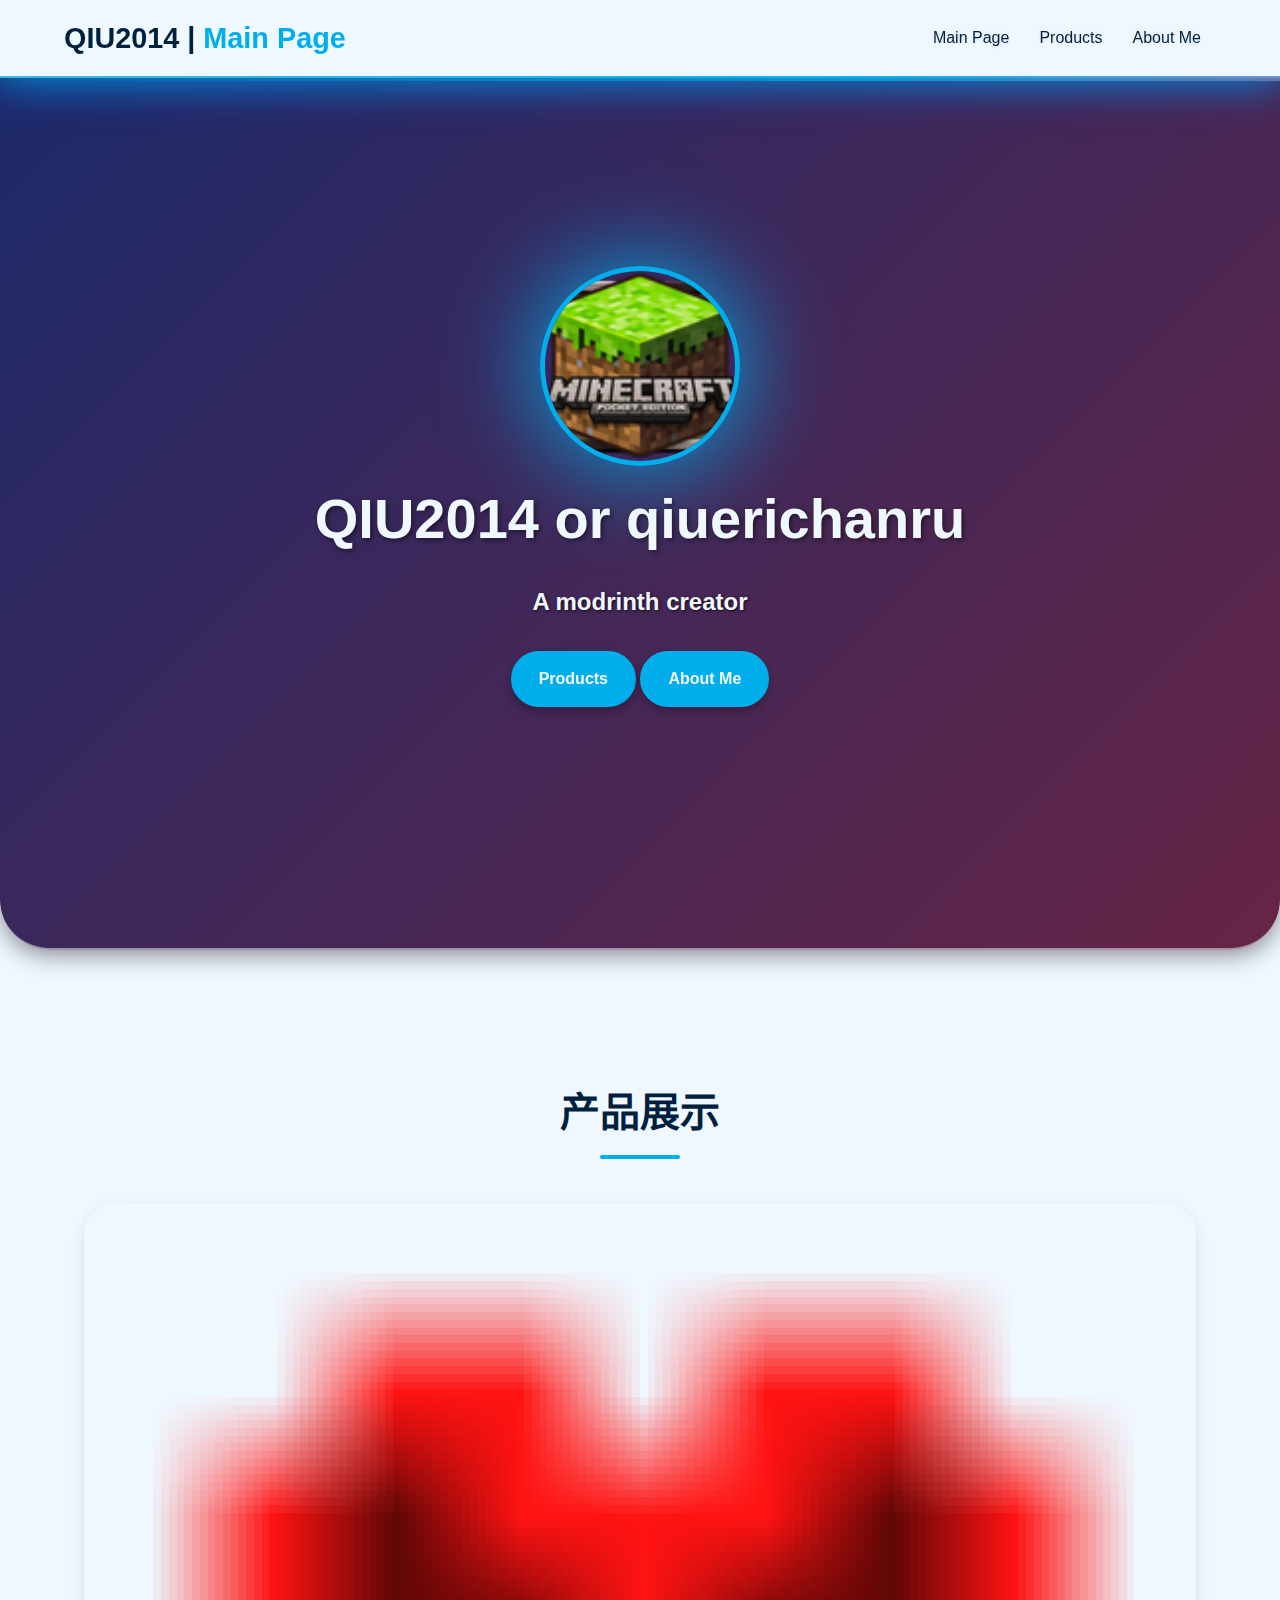
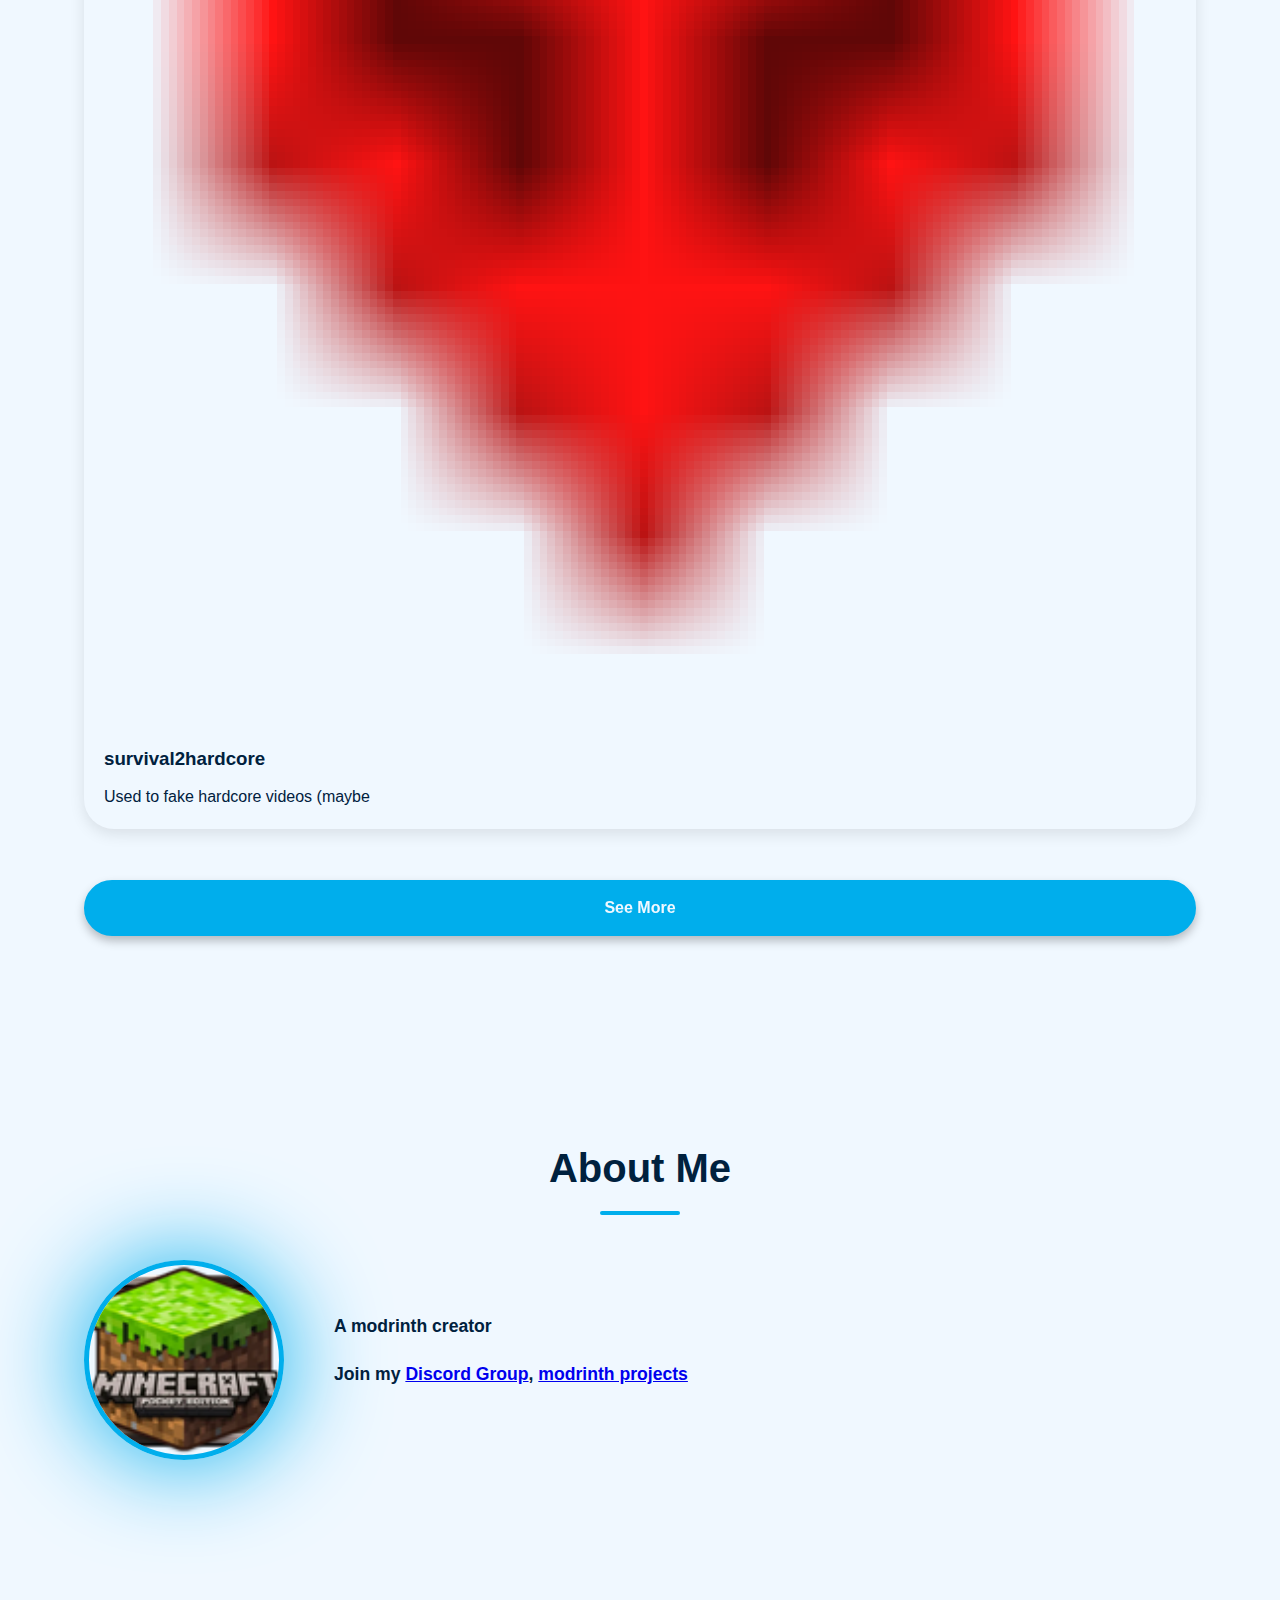
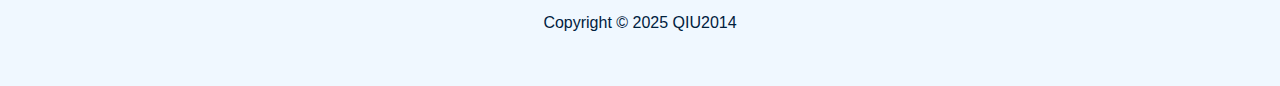
<file: index.html>
<!DOCTYPE html>
<html lang="zh-CN">
<head>
    <meta charset="UTF-8">
    <meta name="viewport" content="width=device-width, initial-scale=1.0">
    <title>QIU2014 | Main page</title>
    <link rel="stylesheet" href="/css/style.css">
    <link rel="shortcut icon" href="favicon.ico">
</head>
<body>
    <!-- 导航栏 -->
    <nav id="navbar">
        <div class="container">
            <a href="#home" class="logo">QIU2014 | <span>Main Page</span></a>
            <ul>
                <li><a href="#home">Main Page</a></li>
                <li><a href="#products">Products</a></li>
                <li><a href="#about">About Me</a></li>
            </ul>
        </div>
    </nav>

    <!-- 主页Banner -->
    <header id="home" class="banner gradient">
        <div class="container">
            <img src="img/ProfilePicture/QIU2014.png" alt="Profile Picture" class="profile_img">
            <b>
            <h1>QIU2014 or qiuerichanru</h1>
            <p>A modrinth creator</p>
            </b>
            <a href="#products" class="btn">Products</a>
            <a href="#about" class="btn">About Me</a>
        </div>
    </header>

    <!-- 产品展示 -->
    <section id="products" class="section light-bg">
        <div class="container">
            <h2><b>产品展示</b></h2>
            <div class="projects-grid">
                <a href="products/survival2hardcore" target="_blank" class="project-card">
                    <img src="/img/Icon/survival2hardcore.png" alt="Product Shot">
                    <h3>survival2hardcore</h3>
                    <p>Used to fake hardcore videos (maybe</p>
                </a>
            </div>
            <br><br>
            <div class="projects-grid">
                <a href="products" class="btn">See More</a>
            </div>
        </div>
    </section>

    <!-- 关于Me -->
    <section id="about" class="section">
        <div class="container">
            <h2><b>About Me</b></h2>
            <div class="profile">
                <img src="/img/ProfilePicture/QIU2014.png" alt="profile picture" class="profile_img">
                <div class="bio">
                    <b>
                    <p>A modrinth creator</p>
                    <p>Join my <a href="discord.gg/endFfhNQ">Discord Group</a>, <a href="https://modrinth.com/user/qiuerichanru">modrinth projects</a></p>
                    </b>
                </div>
            </div>
        </div>
    </section>


    <!-- 页脚 -->
    <footer>
        <div class="container">
            <p>Copyright © 2025 QIU2014</p>
        </div>
    </footer>

    <script src="/js/script.js"></script>
</body>
</html>
</file>
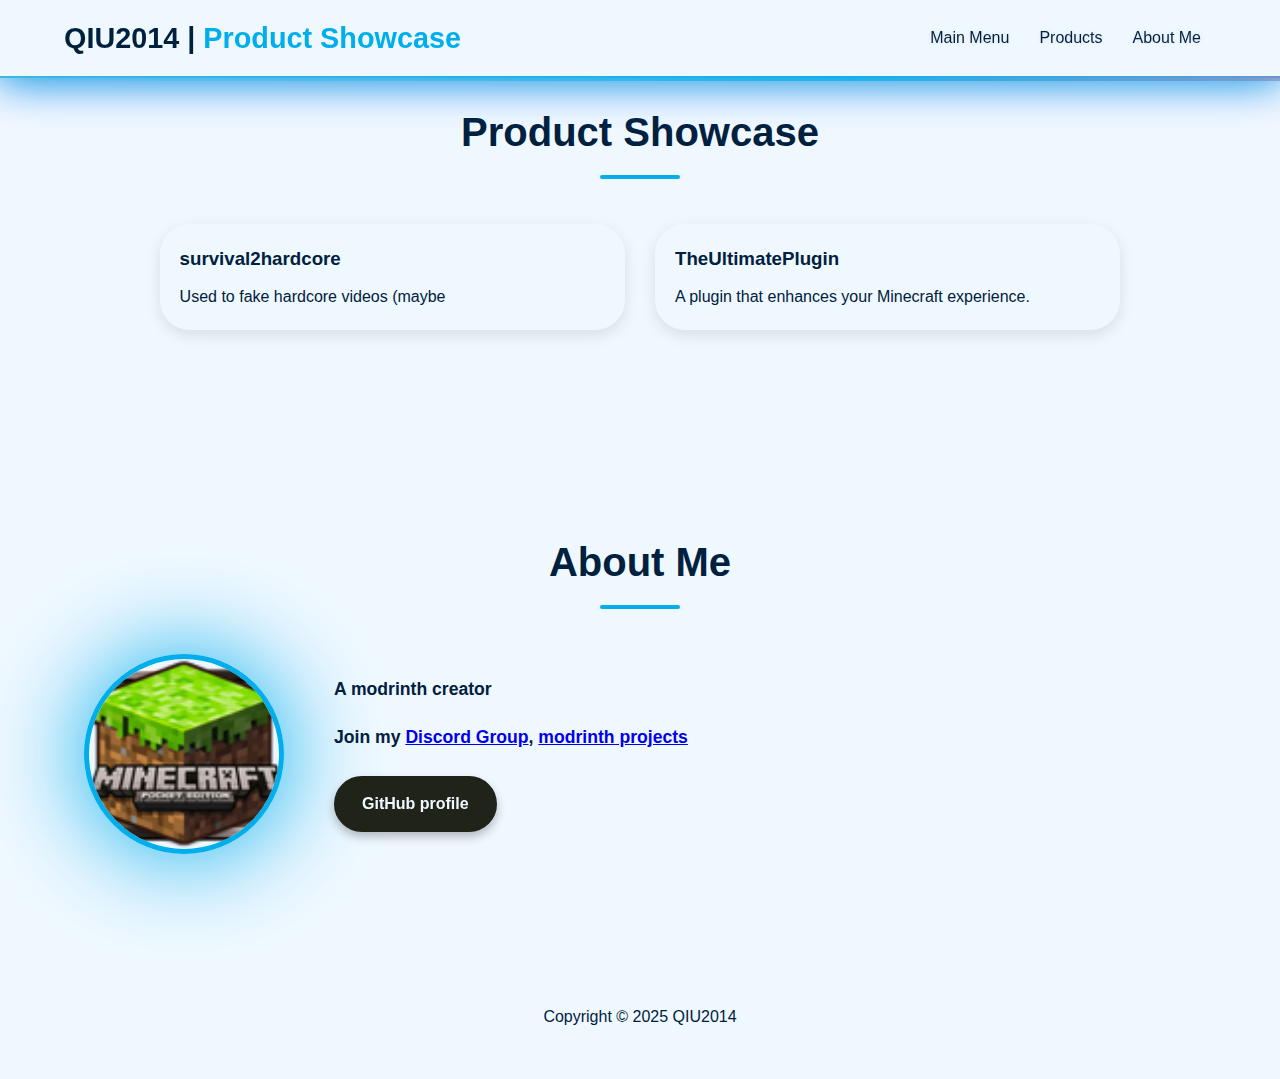
<file: products/index.html>
<!DOCTYPE html>
<html lang="zh-CN">
<head>
    <meta charset="UTF-8">
    <meta name="viewport" content="width=device-width, initial-scale=1.0">
    <title>QIU2014 | Product Showcase</title>
    <link rel="stylesheet" href="/css/style.css">
    <link rel="shortcut icon" href="../favicon.ico">
</head>
<body>

    <!-- 导航栏 -->
    <nav id="navbar">
        <div class="container">
            <a href="/" class="logo" title="Click to return to main menu">QIU2014 | <span>Product Showcase</span></a>
            <ul>
                <li><a href="/">Main Menu</a></li>
                <li><a href="#products">Products</a></li>
                <li><a href="#about">About Me</a></li>
            </ul>
        </div>
    </nav>

    <!-- 产品展示 -->
    <section id="products" class="section light-bg">
        <div class="container">
            <h2><b>Product Showcase</b></h2>
            <div class="projects-grid">
              <div class="container">
                <div class="projects-grid">
                  <a href="survival2hardcore" target="_blank" class="project-card">
                    <h3>survival2hardcore</h3>
                    <p>Used to fake hardcore videos (maybe</p>
                  </a>
                  <a href="/zh-cn/products/TheUltimatePlugin/" class="project-card">
                    <h3>TheUltimatePlugin</h3>
                    <p>A plugin that enhances your Minecraft experience.</p>
                  </a>
                </div>
              </div>
          </div>
    </section>

    <!-- 关于Me -->
    <section id="about" class="section">
        <div class="container">
            <h2><b>About Me</b></h2>
            <div class="profile">
                <img src="/img/ProfilePicture/QIU2014.png" alt="profile picture" class="profile_img">
                <div class="bio">
                    <b>
                    <p>A modrinth creator</p>
                    <p>Join my <a href="discord.gg/endFfhNQ">Discord Group</a>, <a href="https://modrinth.com/user/qiuerichanru">modrinth projects</a></p>
                    </b>
                    <div class="social-links">
                        <a href="https://github.com/QIU2014" target="_blank" class="btn github">GitHub profile</a>
                    </div>
                </div>
            </div>
        </div>
    </section>

    <!-- 页脚 -->
    <footer>
        <div class="container">
            <p>Copyright © 2025 QIU2014</p>
        </div>
    </footer>

    <script src="/js/script.js"></script>
</head>
</html>
</file>
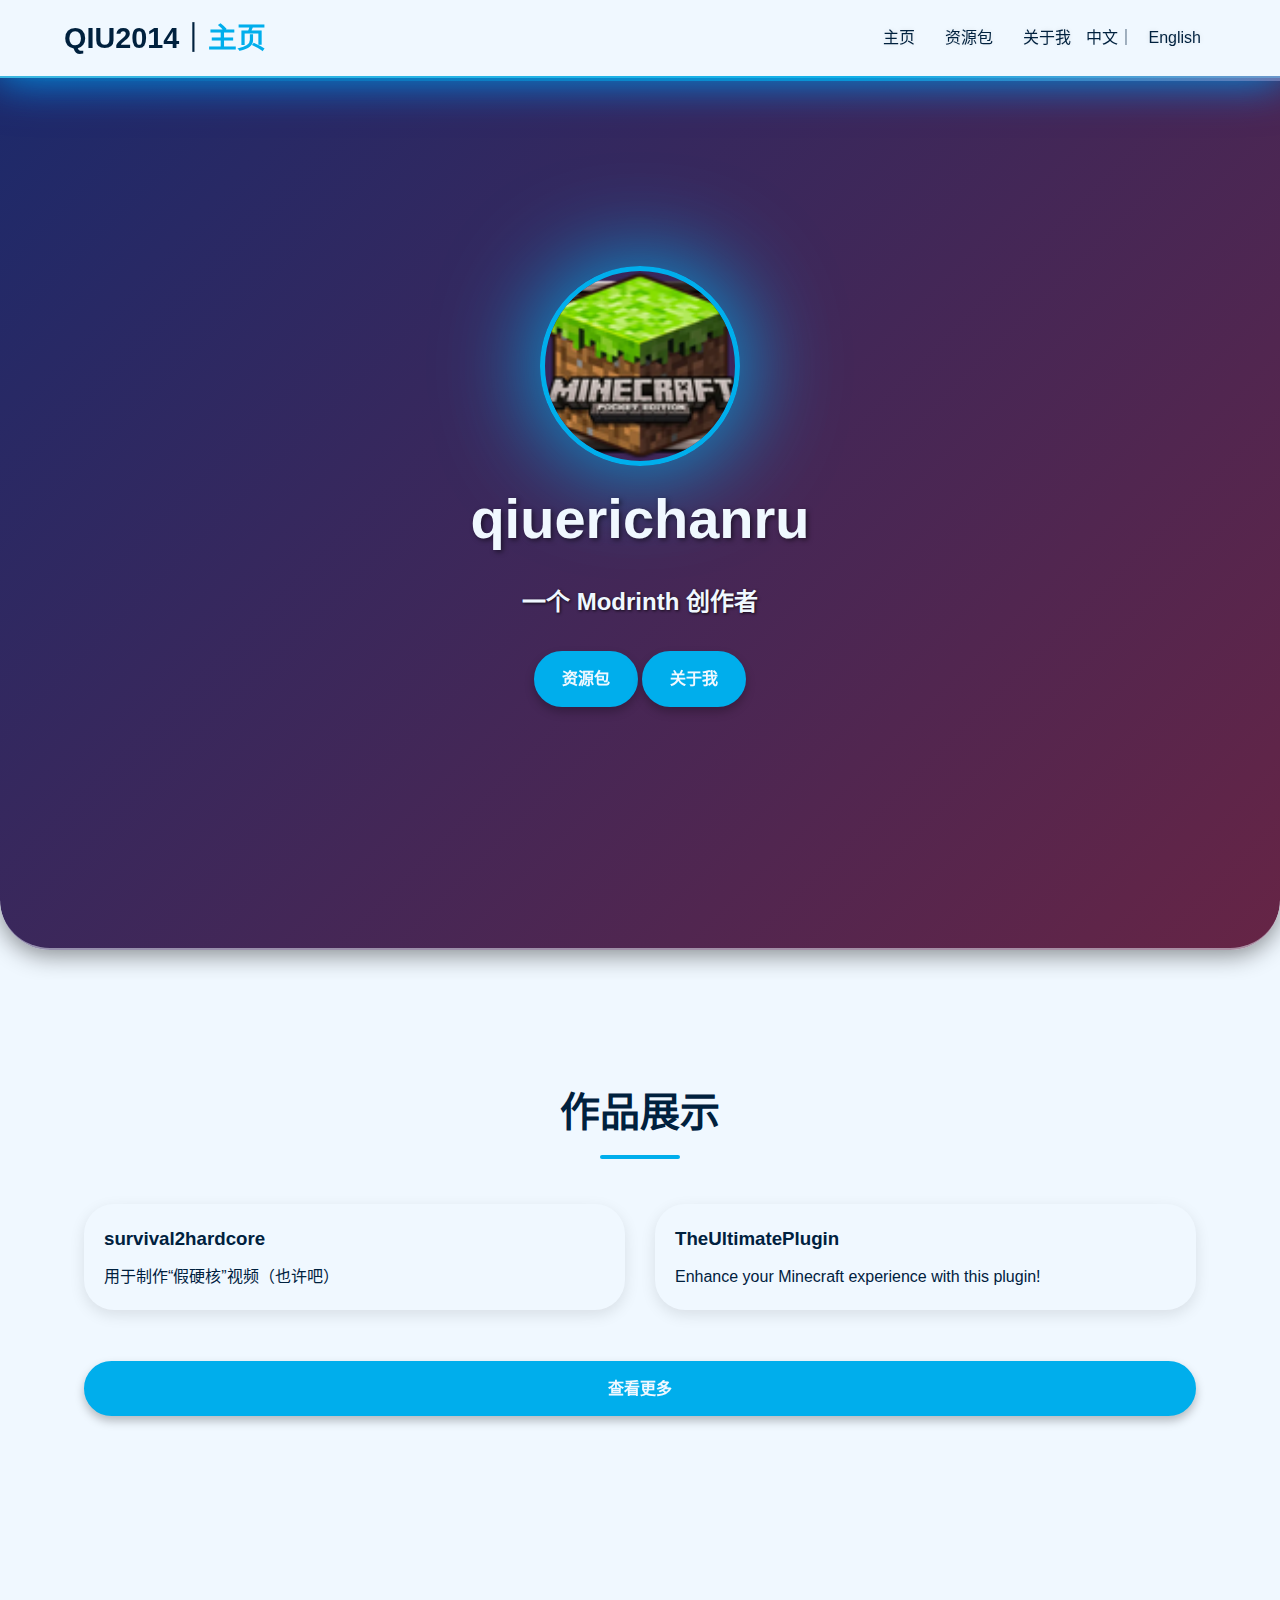
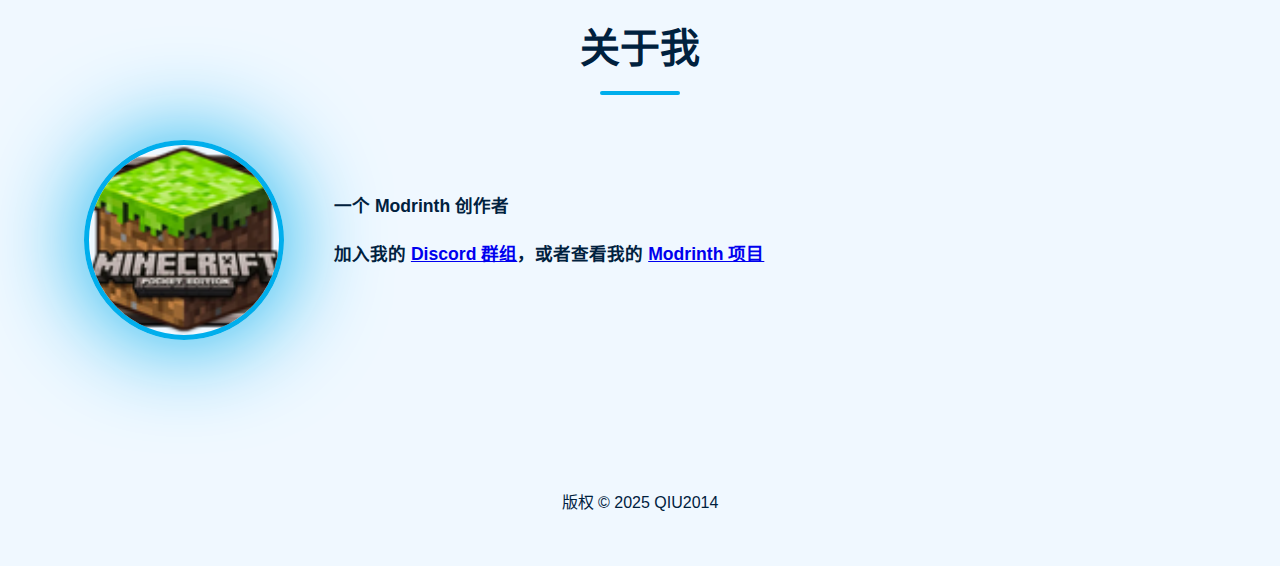
<file: zh-cn/index.html>
<!DOCTYPE html>
<html lang="zh-CN">
<head>
    <meta charset="UTF-8">
    <meta name="viewport" content="width=device-width, initial-scale=1.0">
    <title>QIU2014｜主页</title>
    <link rel="stylesheet" href="/css/style.css">
    <link rel="shortcut icon" href="/favicon.ico">
</head>
<body>
    <!-- 导航栏 -->
    <nav id="navbar">
        <div class="container">
            <a href="#home" class="logo">QIU2014｜<span>主页</span></a>
            <ul>
                <li><a href="#home">主页</a></li>
                <li><a href="#products">资源包</a></li>
                <li><a href="#about">关于我</a></li>
                <li data-lang-switch="true"><span>中文｜</span><a href="/">English</a></li>
            </ul>
        </div>
    </nav>

    <!-- 主页横幅 -->
    <header id="home" class="banner gradient">
        <div class="container">
            <img src="/img/ProfilePicture/QIU2014.png" alt="头像" class="profile_img">
            <b>
            <h1>qiuerichanru</h1>
            <p>一个 Modrinth 创作者</p>
            </b>
            <a href="#products" class="btn">资源包</a>
            <a href="#about" class="btn">关于我</a>
        </div>
    </header>

    <!-- 作品展示 -->
    <section id="products" class="section light-bg">
        <div class="container">
            <h2><b>作品展示</b></h2>
            <div class="projects-grid">
                <a href="/zh-cn/products/survival2hardcore/" target="_blank" class="project-card">
                    <h3>survival2hardcore</h3>
                    <p>用于制作“假硬核”视频（也许吧）</p>
                </a>
                <a href="/zh-cn/products/TheUltimatePlugin/" class="project-card">
                    <h3>TheUltimatePlugin</h3>
                    <p>Enhance your Minecraft experience with this plugin!</p>
                </a>
            </div>
            <br><br>
            <div class="projects-grid">
                <a href="/zh-cn/products/" class="btn">查看更多</a>
            </div>
        </div>
    </section>

    <!-- 关于我 -->
    <section id="about" class="section">
        <div class="container">
            <h2><b>关于我</b></h2>
            <div class="profile">
                <img src="/img/ProfilePicture/QIU2014.png" alt="头像" class="profile_img">
                <div class="bio">
                    <b>
                    <p>一个 Modrinth 创作者</p>
                    <p>加入我的 <a href="https://discord.gg/endFfhNQ">Discord 群组</a>，或者查看我的 <a href="https://modrinth.com/user/qiuerichanru">Modrinth 项目</a></p>
                    </b>
                </div>
            </div>
        </div>
    </section>

    <!-- 页脚 -->
    <footer>
        <div class="container">
            <p>版权 © 2025 QIU2014</p>
        </div>
    </footer>

    <script src="/js/script.js"></script>
</body>
</html>
</file>
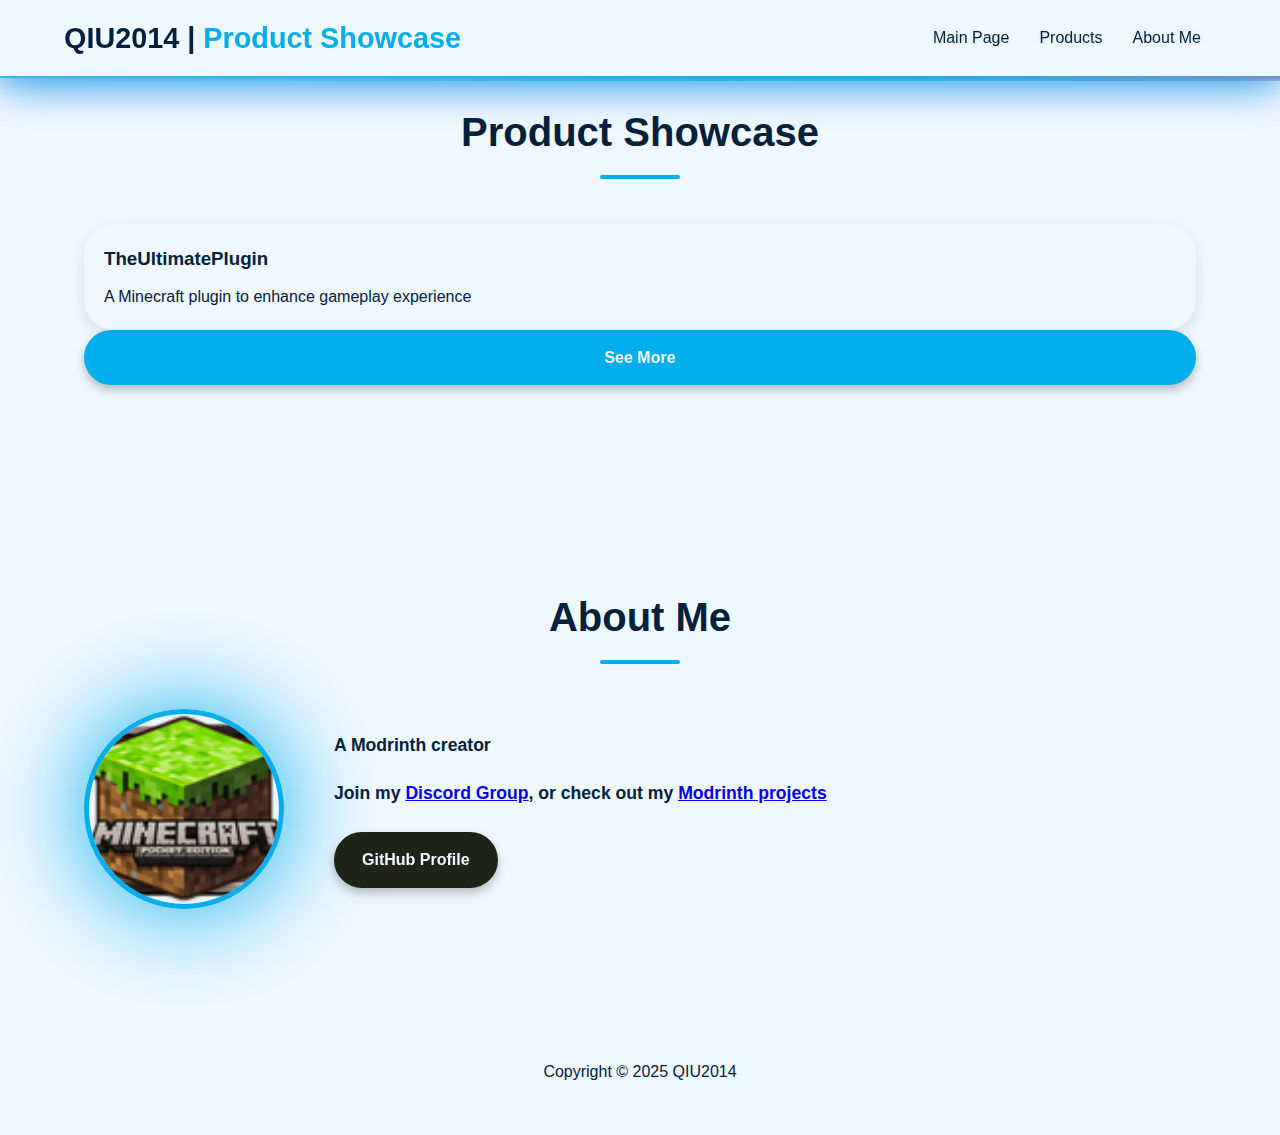
<file: products/TheUltimatePlugin/index.html>
<!DOCTYPE html>
<html lang="en">
<head>
    <meta charset="UTF-8">
    <meta name="viewport" content="width=device-width, initial-scale=1.0">
    <title>TheUltimatePlugin | Product Showcase</title>
    <link rel="stylesheet" href="/css/style.css">
    <link rel="shortcut icon" href="/favicon.ico">
</head>
<body>
    <!-- Navigation -->
    <nav id="navbar">
        <div class="container">
            <a href="/products" class="logo">QIU2014 | <span>Product Showcase</span></a>
            <ul>
                <li><a href="/products">Main Page</a></li>
                <li><a href="#products">Products</a></li>
                <li><a href="#about">About Me</a></li>
            </ul>
        </div>
    </nav>

    <!-- Product Showcase -->
    <section id="products" class="section light-bg">
        <div class="container">
            <h2><b>Product Showcase</b></h2>
            <div class="projects-grid">
                <a href="/products/TheUltimatePlugin/download/index.html" class="project-card">
                    <h3>TheUltimatePlugin</h3>
                    <p>A Minecraft plugin to enhance gameplay experience</p>
                </a>
            </div>
            <div class="projects-grid">
                <a href="/products" class="btn">See More</a>
            </div>
        </div>
    </section>

    <!-- About Me -->
    <section id="about" class="section">
        <div class="container">
            <h2><b>About Me</b></h2>
            <div class="profile">
                <img src="/img/ProfilePicture/QIU2014.png" alt="Profile Picture" class="profile_img">
                <div class="bio">
                    <b>
                    <p>A Modrinth creator</p>
                    <p>Join my <a href="https://discord.gg/endFfhNQ">Discord Group</a>, or check out my <a href="https://modrinth.com/user/qiuerichanru">Modrinth projects</a></p>
                    </b>
                    <div class="social-links">
                        <a href="https://github.com/QIU2014" target="_blank" class="btn github">GitHub Profile</a>
                    </div>
                </div>
            </div>
        </div>
    </section>

    <!-- Footer -->
    <footer>
        <div class="container">
            <p>Copyright © 2025 QIU2014</p>
        </div>
    </footer>

    <script src="/js/script.js"></script>
</body>
</html>
</file>
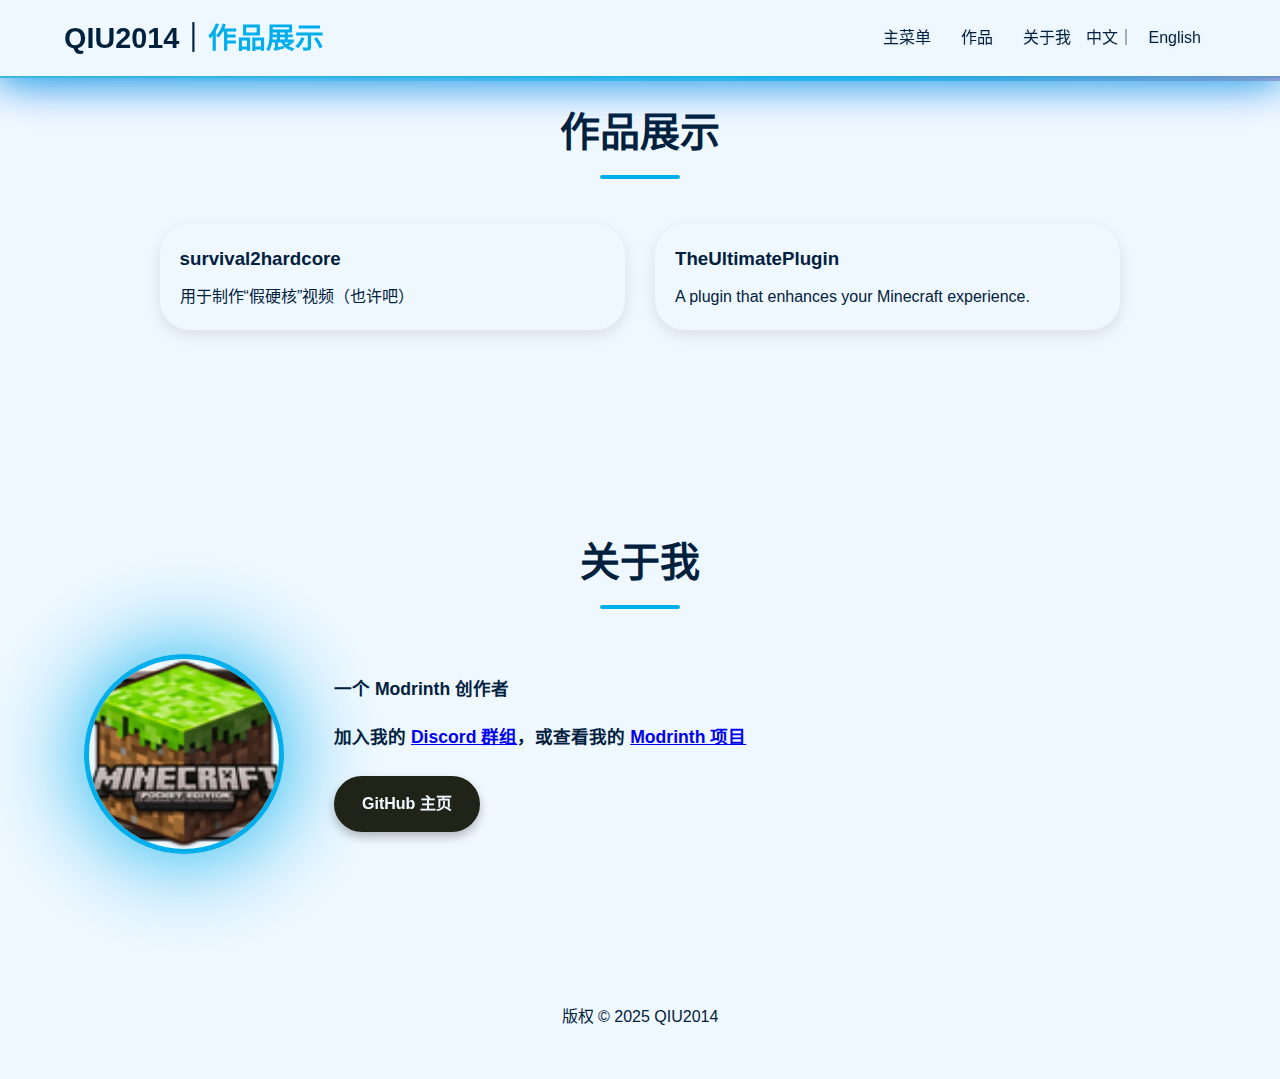
<file: zh-cn/products/index.html>
<!DOCTYPE html>
<html lang="zh-CN">
<head>
    <meta charset="UTF-8">
    <meta name="viewport" content="width=device-width, initial-scale=1.0">
    <title>QIU2014｜作品展示</title>
    <link rel="stylesheet" href="/css/style.css">
    <link rel="shortcut icon" href="/favicon.ico">
</head>
<body>

    <!-- 导航栏 -->
    <nav id="navbar">
        <div class="container">
            <a href="/zh-cn/" class="logo" title="点击返回主菜单">QIU2014｜<span>作品展示</span></a>
            <ul>
                <li><a href="/zh-cn/">主菜单</a></li>
                <li><a href="#products">作品</a></li>
                <li><a href="#about">关于我</a></li>
                <li data-lang-switch="true"><span>中文｜</span><a href="/products/">English</a></li>
            </ul>
        </div>
    </nav>

    <!-- 作品展示 -->
    <section id="products" class="section light-bg">
        <div class="container">
            <h2><b>作品展示</b></h2>
            <div class="projects-grid">
                <div class="container">
                    <div class="projects-grid">
                        <a href="/zh-cn/products/survival2hardcore/" target="_blank" class="project-card">
                            <h3>survival2hardcore</h3>
                            <p>用于制作“假硬核”视频（也许吧）</p>
                        </a>
                        <a href="/zh-cn/products/TheUltimatePlugin/" class="project-card">
                            <h3>TheUltimatePlugin</h3>
                            <p>A plugin that enhances your Minecraft experience.</p>
                        </a>
                    </div>
                </div>
            </div>
        </div>
    </section>

    <!-- 关于我 -->
    <section id="about" class="section">
        <div class="container">
            <h2><b>关于我</b></h2>
            <div class="profile">
                <img src="/img/ProfilePicture/QIU2014.png" alt="头像" class="profile_img">
                <div class="bio">
                    <b>
                    <p>一个 Modrinth 创作者</p>
                    <p>加入我的 <a href="https://discord.gg/endFfhNQ">Discord 群组</a>，或查看我的 <a href="https://modrinth.com/user/qiuerichanru">Modrinth 项目</a></p>
                    </b>
                    <div class="social-links">
                        <a href="https://github.com/QIU2014" target="_blank" class="btn github">GitHub 主页</a>
                    </div>
                </div>
            </div>
        </div>
    </section>

    <!-- 页脚 -->
    <footer>
        <div class="container">
            <p>版权 © 2025 QIU2014</p>
        </div>
    </footer>

    <script src="/js/script.js"></script>
</body>
</html>
</file>
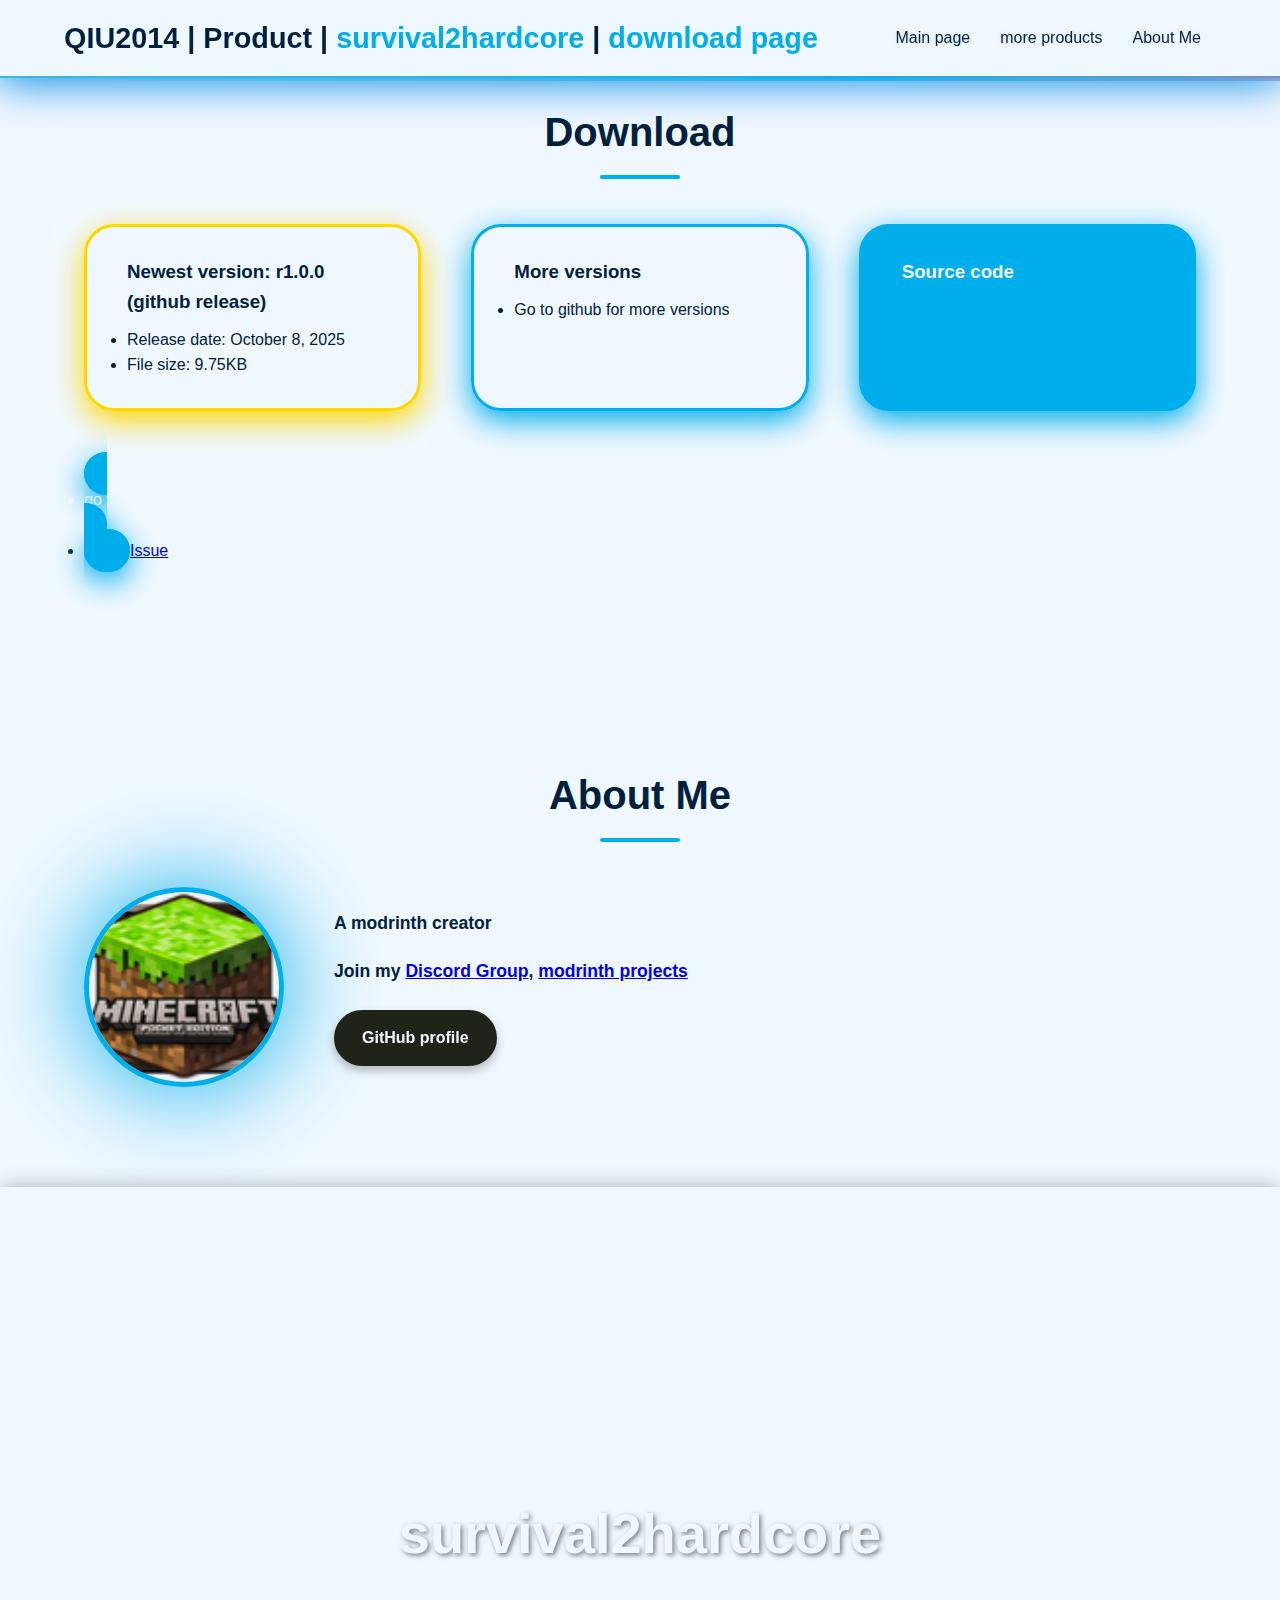
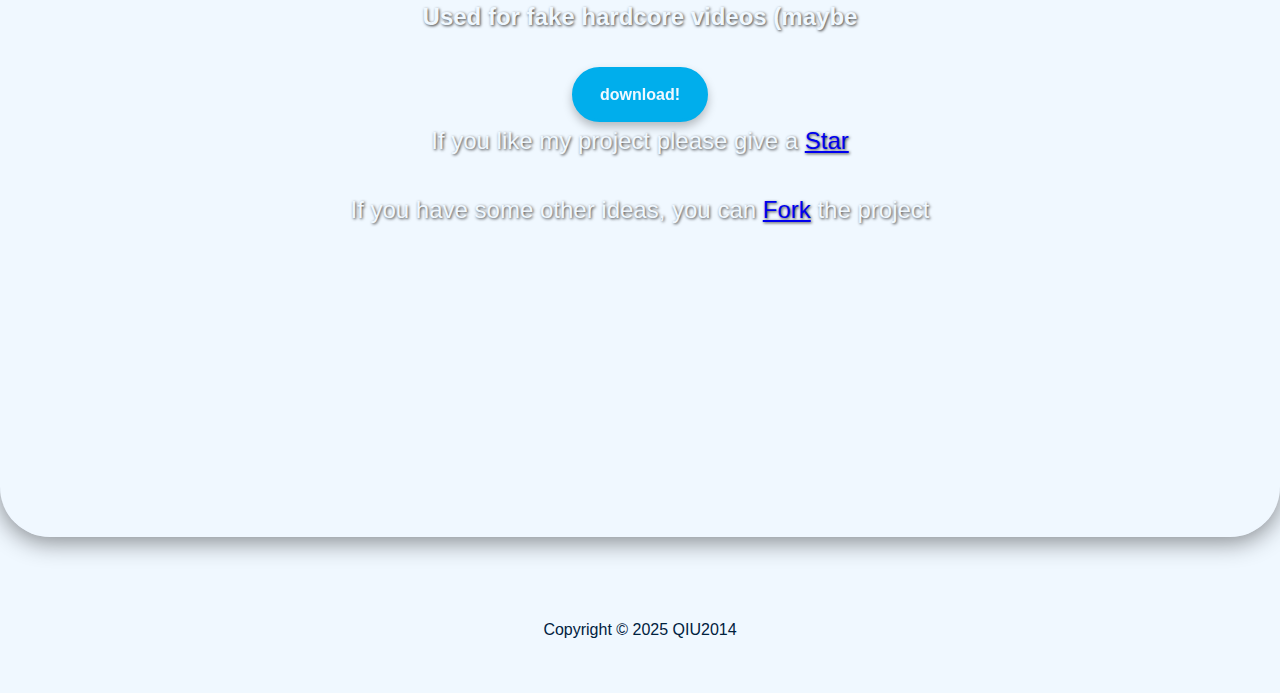
<file: products/survival2hardcore/download/index.html>
<!DOCTYPE html>
<html lang="zh-CN">
<head>
    <meta charset="UTF-8">
    <meta name="viewport" content="width=device-width, initial-scale=1.0">
    <title>survival2hardcore | download</title>
    <link rel="stylesheet" href="/css/style.css">
    <link rel="shortcut icon" href="../favicon.ico">
</head>
    
<body>
    <!--导航栏-->
    <nav id="navbar">
        <div class="container">
            <a href="../" title="Click to go back" class="logo">QIU2014 | Product | <span>survival2hardcore</span> | <span>download page</span></a>
            <ul>
                <li><a href="/">Main page</a></li>
                <li><a href="/products">more products</a></li>
                <li><a href="#author">About Me</a></li>
            </ul>
        </div>
    </nav>

    <!--下载-->
    <section id="download" class="section light-bg">
        <div class="container">
            <h2><b>Download</b></h2>
            <div class="product-intros">
                <a href="https://github.com/QIU2014/survival2hardcore/releases/download/release/Hardcore2survival.zip" title="Click to download newest version" class="product-intro golden">
                    <h3>Newest version: r1.0.0 (github release)</h3>
                    <ul>
                        <li>Release date: October 8, 2025</li>
                        <li>File size: 9.75KB</li>
                    </ul>
                </a>
                <a href="https://github.com/QIU2014/survival2hardcore/releases" title="Click for more versions" class="product-intro" target="_blank">
                    <h3>More versions</h3>
                    <ul>
                        <li>Go to github for more versions</li>
                    </ul>
                </a>
                <a href="https://github.com/QIU2014/survival2hardcore" title="Click for source code" class="product-intro blue" target="_blank">
                    <h3>Source code</h3>
                    <ul>
                        <li>go to GitHub for source code</li>
                        <li><a class="github-button" href="https://github.com/QIU2014/survival2hardcore/issues" data-color-scheme="no-preference: light; light: light; dark: dark;" data-size="large" aria-label="Issue QIU2014/survival2hardcore on GitHub">Issue</a></li>
                    </ul>
                </a>
            </div>
        </div>
    </section>

    <!--制作者-->
    <section id="about" class="section">
        <div class="container">
            <h2><b>About Me</b></h2>
            <div class="profile">
                <img src="/img/ProfilePicture/QIU2014.png" alt="profile picture" class="profile_img">
                <div class="bio">
                    <b>
                    <p>A modrinth creator</p>
                    <p>Join my <a href="discord.gg/endFfhNQ">Discord Group</a>, <a href="https://modrinth.com/user/qiuerichanru">modrinth projects</a></p>
                    </b>
                    <div class="social-links">
                        <a href="https://github.com/QIU2014" target="_blank" class="btn github">GitHub profile</a>
                    </div>
                </div>
            </div>
        </div>
    </section>

    <!--前往下载-->
    <section class="banner" >
        <div class="container">
            <h1><b>survival2hardcore</b></h1>
            <p><b>Used for fake hardcore videos (maybe</b></p>
            <a href="#download" class="btn">download!</a>
            <p>If you like my project please give a <a class="github-button" href="https://github.com/QIU2014/survival2hardcore" data-color-scheme="no-preference: light; light: light; dark: dark;" data-size="large" aria-label="Star QIU2014/survival2hardcore on GitHub">Star</a></p>
            <p>If you have some other ideas, you can <a class="github-button" href="https://github.com/QIU2014/survival2hardcore/fork" data-color-scheme="no-preference: light; light: light; dark: dark;" data-size="large" aria-label="Fork QIU2014/survival2hardcore on GitHub">Fork</a> the project</p>
        </div>
    </section>

    <!--页脚-->
    <footer>
        <div class="container">
            <p>Copyright © 2025 QIU2014</p>
        </div>
    </footer>

    
    <script src="/js/script.js"></script>
    <script async defer src="https://buttons.github.io/buttons.js"></script>
</body>
</html>
</file>
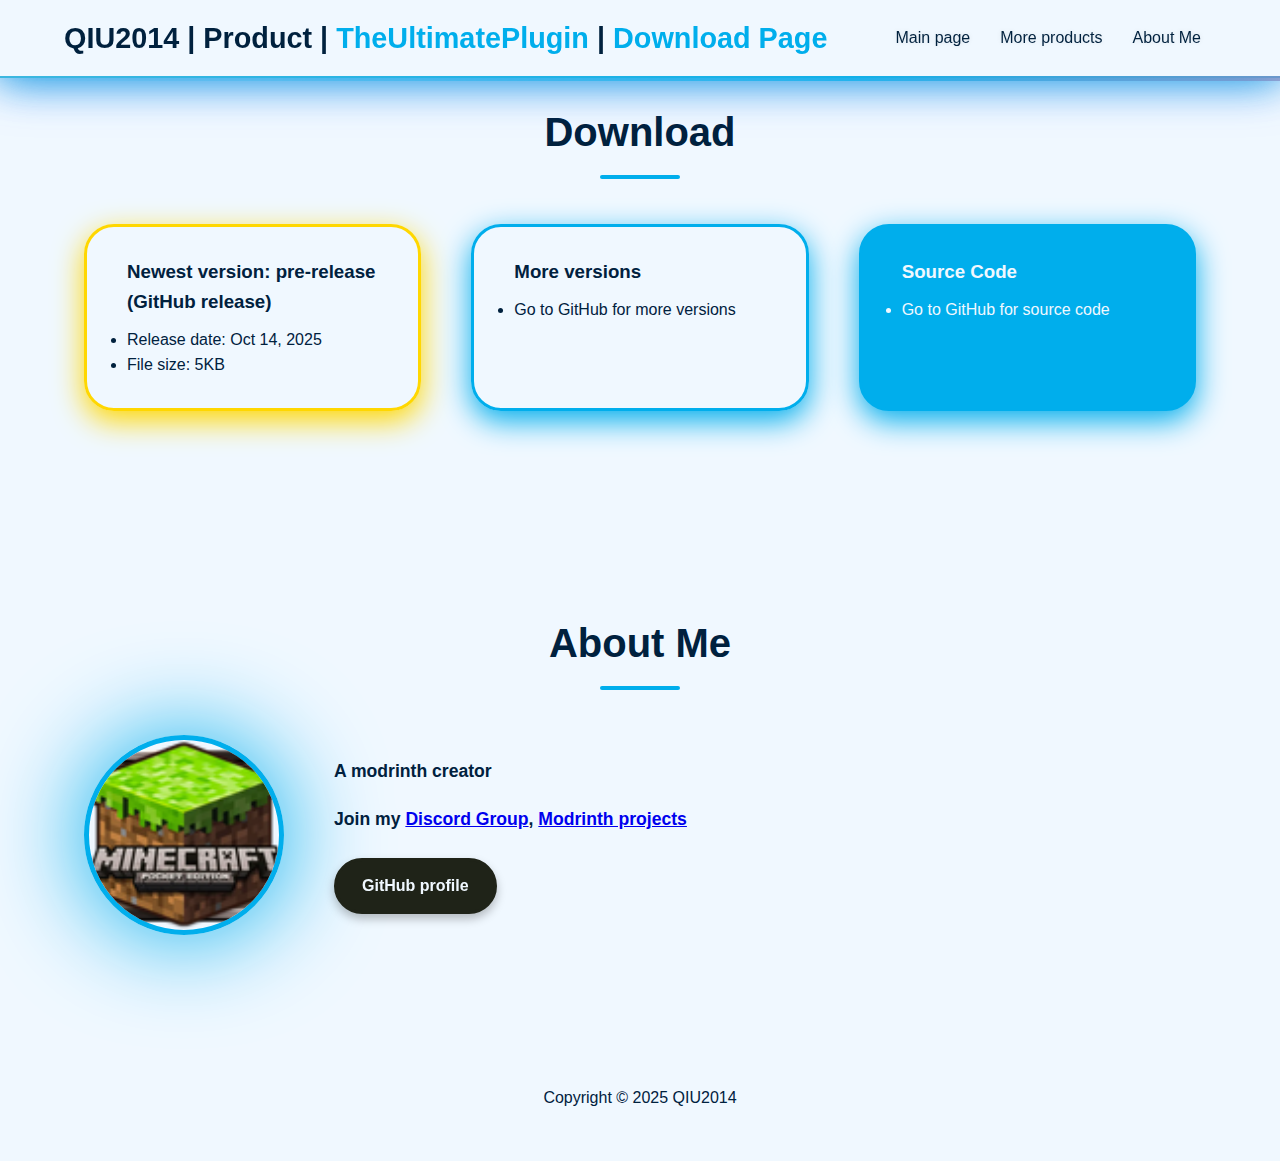
<file: products/TheUltimatePlugin/downloads/index.html>
<!DOCTYPE html>
<html lang="en">
<head>
    <meta charset="UTF-8">
    <meta name="viewport" content="width=device-width, initial-scale=1.0">
    <title>TheUltimatePlugin | Download</title>
    <link rel="stylesheet" href="/css/style.css">
    <link rel="shortcut icon" href="/favicon.ico">
</head>
<body>
    <!-- Navigation -->
    <nav id="navbar">
        <div class="container">
            <a href="/products/TheUltimatePlugin/" title="Click to go back" class="logo">QIU2014 | Product | <span>TheUltimatePlugin</span> | <span>Download Page</span></a>
            <ul>
                <li><a href="/">Main page</a></li>
                <li><a href="/products">More products</a></li>
                <li><a href="#author">About Me</a></li>
            </ul>
        </div>
    </nav>

    <!-- Download Section -->
    <section id="download" class="section light-bg">
        <div class="container">
            <h2><b>Download</b></h2>
            <div class="product-intros">
                <a href="https://github.com/QIU2014/TheUltimatePlugin/releases/download/pre-release/TheUltimatePlugin.jar" title="Click to download latest version" class="product-intro golden">
                    <h3>Newest version: pre-release (GitHub release)</h3>
                    <ul>
                        <li>Release date: Oct 14, 2025</li>
                        <li>File size: 5KB</li>
                    </ul>
                </a>
                <a href="https://github.com/QIU2014/TheUltimatePlugin/releases" title="Click for more versions" class="product-intro" target="_blank">
                    <h3>More versions</h3>
                    <ul>
                        <li>Go to GitHub for more versions</li>
                    </ul>
                </a>
                <a href="https://github.com/QIU2014/TheUltimatePlugin" title="Click for source code" class="product-intro blue" target="_blank">
                    <h3>Source Code</h3>
                    <ul>
                        <li>Go to GitHub for source code</li>
                    </ul>
                </a>
            </div>
        </div>
    </section>

    <!-- Author Section -->
    <section id="about" class="section">
        <div class="container">
            <h2><b>About Me</b></h2>
            <div class="profile">
                <img src="/img/ProfilePicture/QIU2014.png" alt="profile picture" class="profile_img">
                <div class="bio">
                    <b>
                    <p>A modrinth creator</p>
                    <p>Join my <a href="https://discord.gg/endFfhNQ">Discord Group</a>, <a href="https://modrinth.com/user/qiuerichanru">Modrinth projects</a></p>
                    </b>
                    <div class="social-links">
                        <a href="https://github.com/QIU2014" target="_blank" class="btn github">GitHub profile</a>
                    </div>
                </div>
            </div>
        </div>
    </section>

    <!-- Footer -->
    <footer>
        <div class="container">
            <p>Copyright © 2025 QIU2014</p>
        </div>
    </footer>

    <script src="/js/script.js"></script>
</body>
</html>
</file>
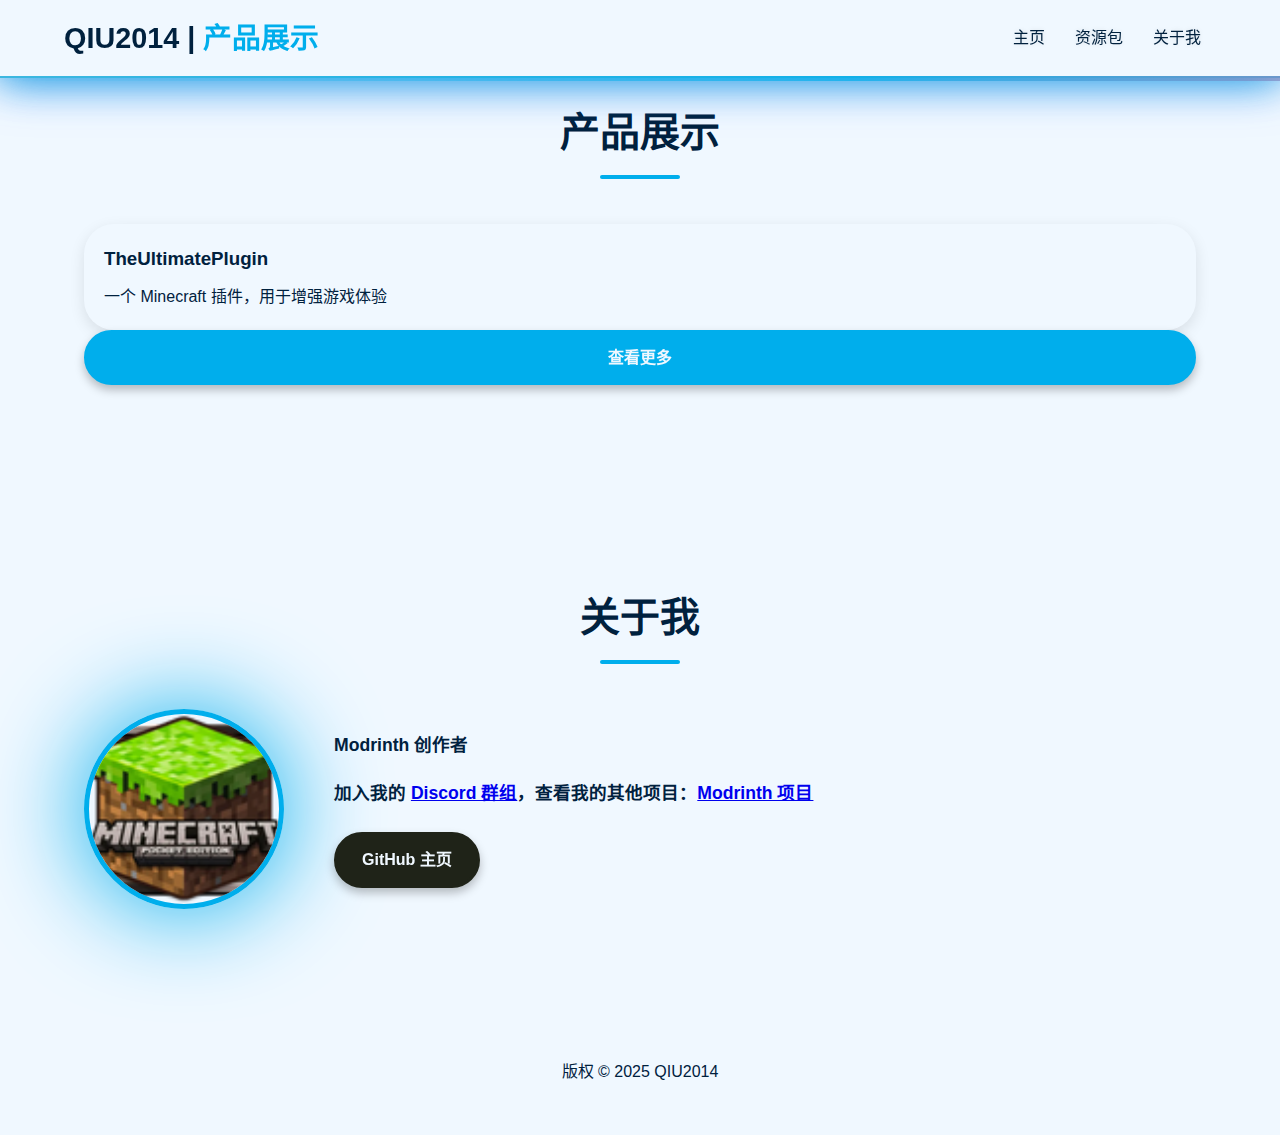
<file: zh-cn/products/TheUltimatePlugin/index.html>
<!DOCTYPE html>
<html lang="zh-CN">
<head>
    <meta charset="UTF-8">
    <meta name="viewport" content="width=device-width, initial-scale=1.0">
    <title>TheUltimatePlugin | 产品展示</title>
    <link rel="stylesheet" href="/css/style.css">
    <link rel="shortcut icon" href="/favicon.ico">
</head>
<body>
    <!-- 导航栏 -->
    <nav id="navbar">
        <div class="container">
            <a href="/zh-cn" class="logo">QIU2014 | <span>产品展示</span></a>
            <ul>
                <li><a href="/zh-cn">主页</a></li>
                <li><a href="#products">资源包</a></li>
                <li><a href="#about">关于我</a></li>
            </ul>
        </div>
    </nav>

    <!-- 产品展示 -->
    <section id="products" class="section light-bg">
        <div class="container">
            <h2><b>产品展示</b></h2>
            <div class="projects-grid">
                <a href="/zh-cn/products/TheUltimatePlugin/download/index.html" class="project-card">
                    <h3>TheUltimatePlugin</h3>
                    <p>一个 Minecraft 插件，用于增强游戏体验</p>
                </a>
            </div>
            <div class="projects-grid">
                <a href="/zh-cn/products/" class="btn">查看更多</a>
            </div>
        </div>
    </section>

    <!-- 关于我 -->
    <section id="about" class="section">
        <div class="container">
            <h2><b>关于我</b></h2>
            <div class="profile">
                <img src="/img/ProfilePicture/QIU2014.png" alt="头像" class="profile_img">
                <div class="bio">
                    <b>
                    <p>Modrinth 创作者</p>
                    <p>加入我的 <a href="https://discord.gg/endFfhNQ">Discord 群组</a>，查看我的其他项目：<a href="https://modrinth.com/user/qiuerichanru">Modrinth 项目</a></p>
                    </b>
                    <div class="social-links">
                        <a href="https://github.com/QIU2014" target="_blank" class="btn github">GitHub 主页</a>
                    </div>
                </div>
            </div>
        </div>
    </section>

    <!-- 页脚 -->
    <footer>
        <div class="container">
            <p>版权 © 2025 QIU2014</p>
        </div>
    </footer>

    <script src="/js/script.js"></script>
</body>
</html>
</file>
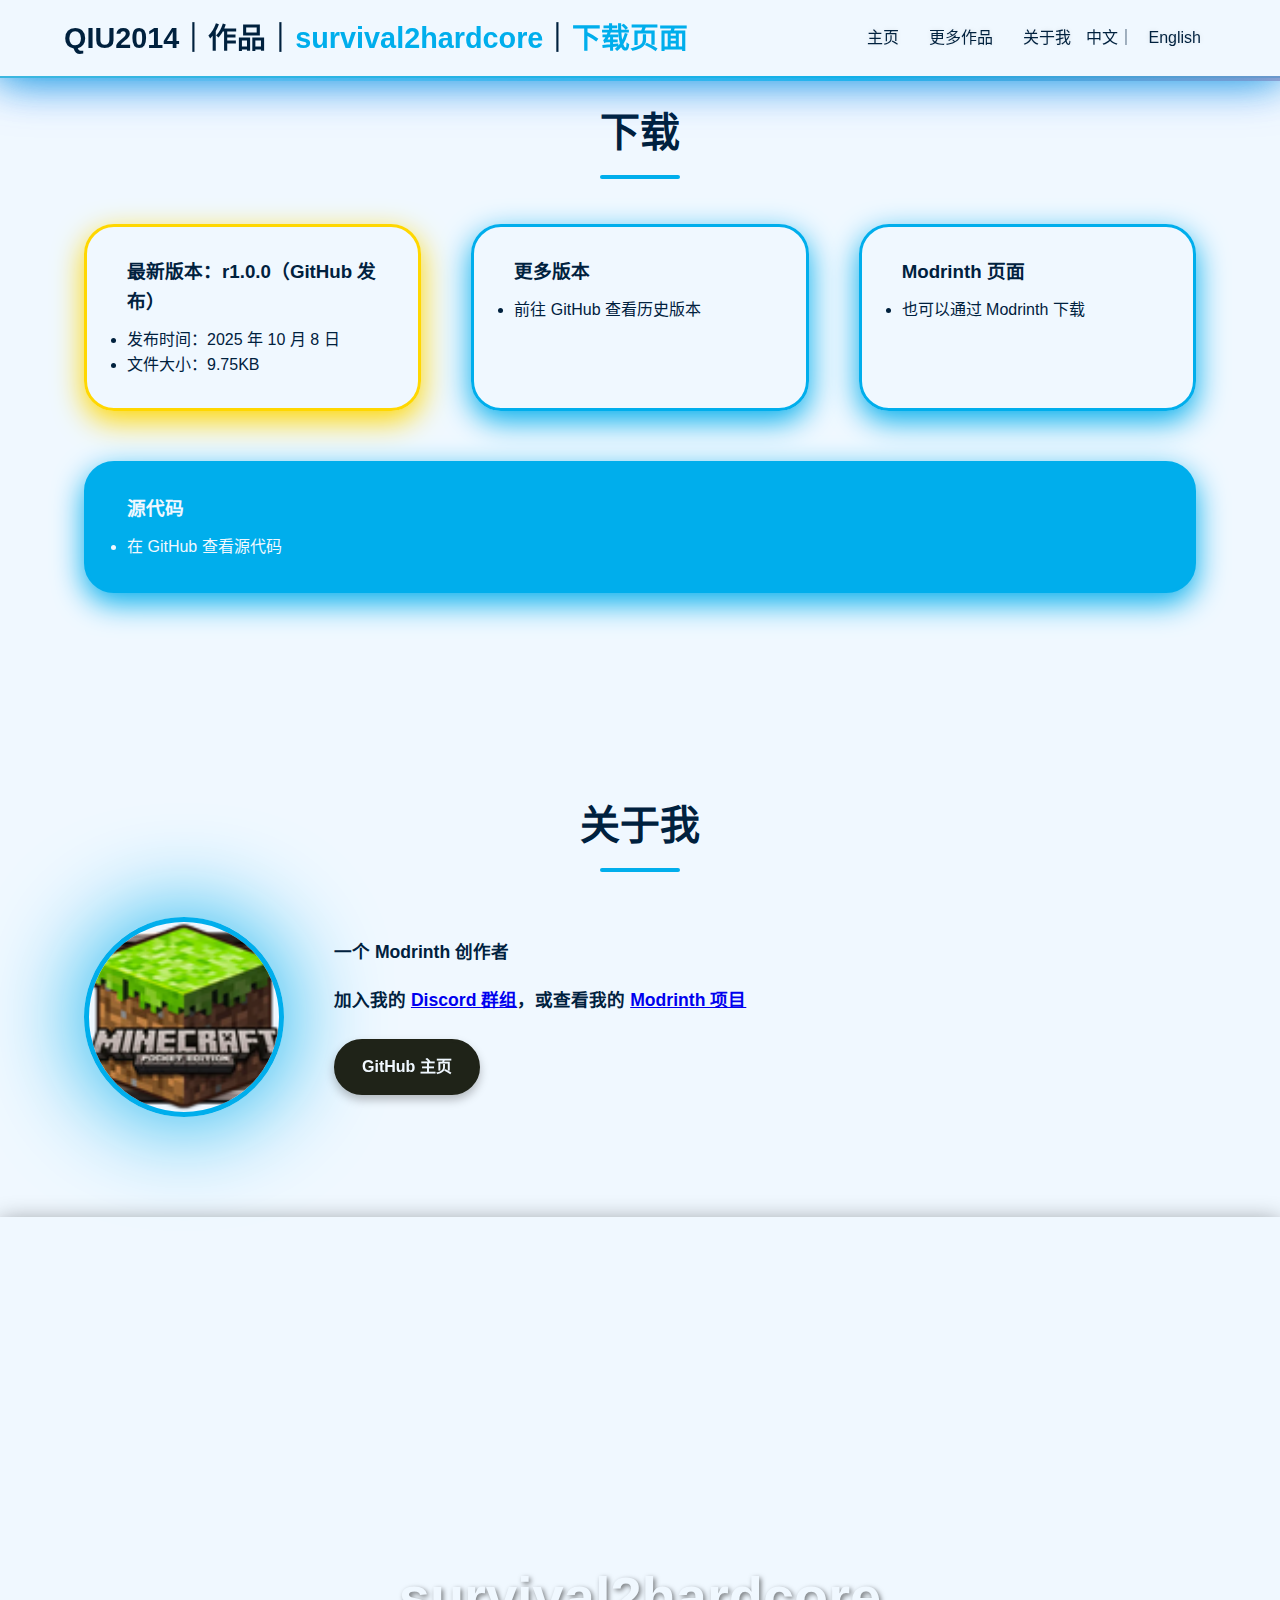
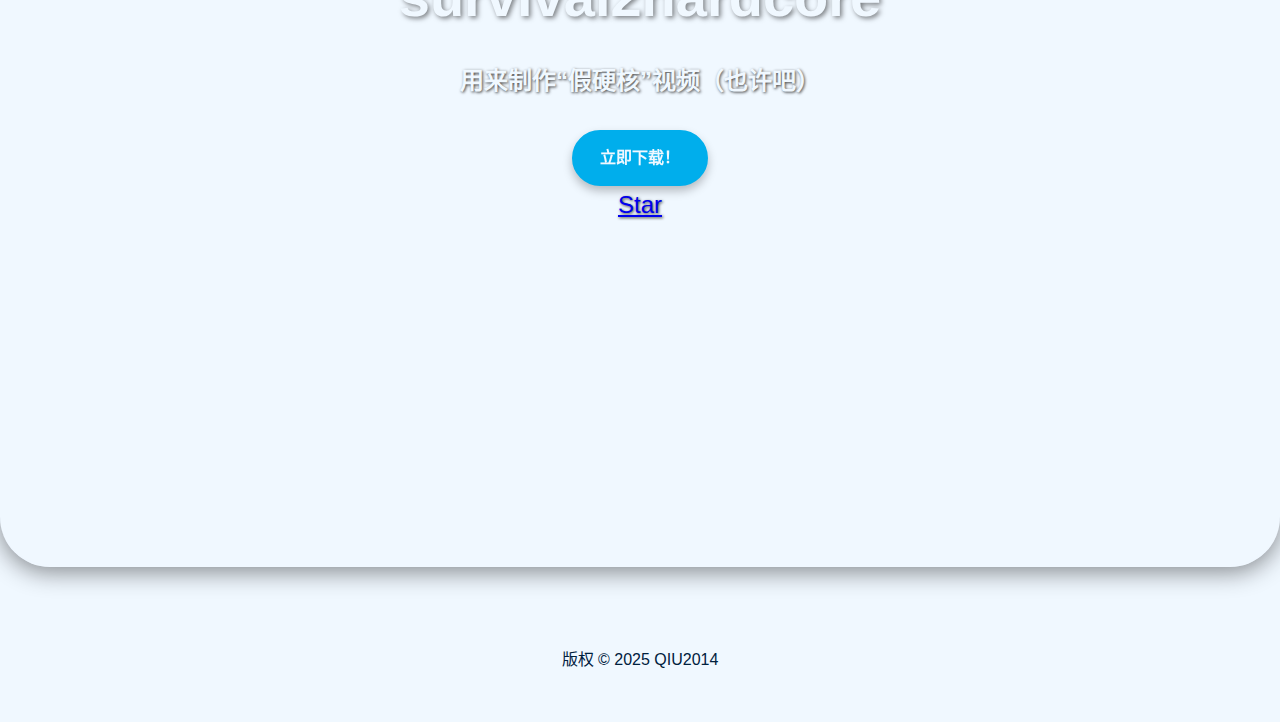
<file: zh-cn/products/survival2hardcore/download/index.html>
<!DOCTYPE html>
<html lang="zh-CN">
<head>
    <meta charset="UTF-8">
    <meta name="viewport" content="width=device-width, initial-scale=1.0">
    <title>survival2hardcore｜下载页面</title>
    <link rel="stylesheet" href="/css/style.css">
    <link rel="shortcut icon" href="/favicon.ico">
</head>
<body>
    <!-- 导航栏 -->
    <nav id="navbar">
        <div class="container">
            <a href="../" title="返回上一级" class="logo">QIU2014｜作品｜<span>survival2hardcore</span>｜<span>下载页面</span></a>
            <ul>
                <li><a href="/zh-cn/">主页</a></li>
                <li><a href="/zh-cn/products/">更多作品</a></li>
                <li><a href="#author">关于我</a></li>
                <li data-lang-switch="true"><span>中文｜</span><a href="/products/survival2hardcore/download/">English</a></li>
            </ul>
        </div>
    </nav>

    <!-- 下载 -->
    <section id="download" class="section light-bg">
        <div class="container">
            <h2><b>下载</b></h2>
            <div class="product-intros">
                <a href="https://github.com/QIU2014/survival2hardcore/releases/download/release/Hardcore2survival.zip" title="点击下载最新版" class="product-intro golden">
                    <h3>最新版本：r1.0.0（GitHub 发布）</h3>
                    <ul>
                        <li>发布时间：2025 年 10 月 8 日</li>
                        <li>文件大小：9.75KB</li>
                    </ul>
                </a>
                <a href="https://github.com/QIU2014/survival2hardcore/releases" title="查看更多版本" class="product-intro" target="_blank">
                    <h3>更多版本</h3>
                    <ul>
                        <li>前往 GitHub 查看历史版本</li>
                    </ul>
                </a>
                <a href="https://modrinth.com/resourcepack/survival2hardcore" title="前往 Modrinth 页面" class="product-intro" target="_blank">
                    <h3>Modrinth 页面</h3>
                    <ul>
                        <li>也可以通过 Modrinth 下载</li>
                    </ul>
                </a>
                <a href="https://github.com/QIU2014/survival2hardcore" title="查看源代码" class="product-intro blue" target="_blank">
                    <h3>源代码</h3>
                    <ul>
                        <li>在 GitHub 查看源代码</li>
                    </ul>
                </a>
            </div>
        </div>
    </section>

    <!-- 关于我 -->
    <section id="about" class="section">
        <div class="container">
            <h2><b>关于我</b></h2>
            <div class="profile">
                <img src="/img/ProfilePicture/QIU2014.png" alt="头像" class="profile_img">
                <div class="bio">
                    <b>
                    <p>一个 Modrinth 创作者</p>
                    <p>加入我的 <a href="https://discord.gg/endFfhNQ">Discord 群组</a>，或查看我的 <a href="https://modrinth.com/user/qiuerichanru">Modrinth 项目</a></p>
                    </b>
                    <div class="social-links">
                        <a href="https://github.com/QIU2014" target="_blank" class="btn github">GitHub 主页</a>
                    </div>
                </div>
            </div>
        </div>
    </section>

    <!-- Banner -->
    <section class="banner">
        <div class="container">
            <h1><b>survival2hardcore</b></h1>
            <p><b>用来制作“假硬核”视频（也许吧）</b></p>
            <a href="#download" class="btn">立即下载！</a>
            <p>
                <a class="github-button"
                   href="https://github.com/QIU2014/survival2hardcore"
                   data-color-scheme="no-preference: light; light: light; dark: dark;"
                   data-size="large"
                   aria-label="Star QIU2014/survival2hardcore on GitHub">Star</a>
            </p>
        </div>
    </section>

    <!-- 页脚 -->
    <footer>
        <div class="container">
            <p>版权 © 2025 QIU2014</p>
        </div>
    </footer>

    <script src="/js/script.js"></script>
    <script async defer src="https://buttons.github.io/buttons.js"></script>
</body>
</html>
</file>
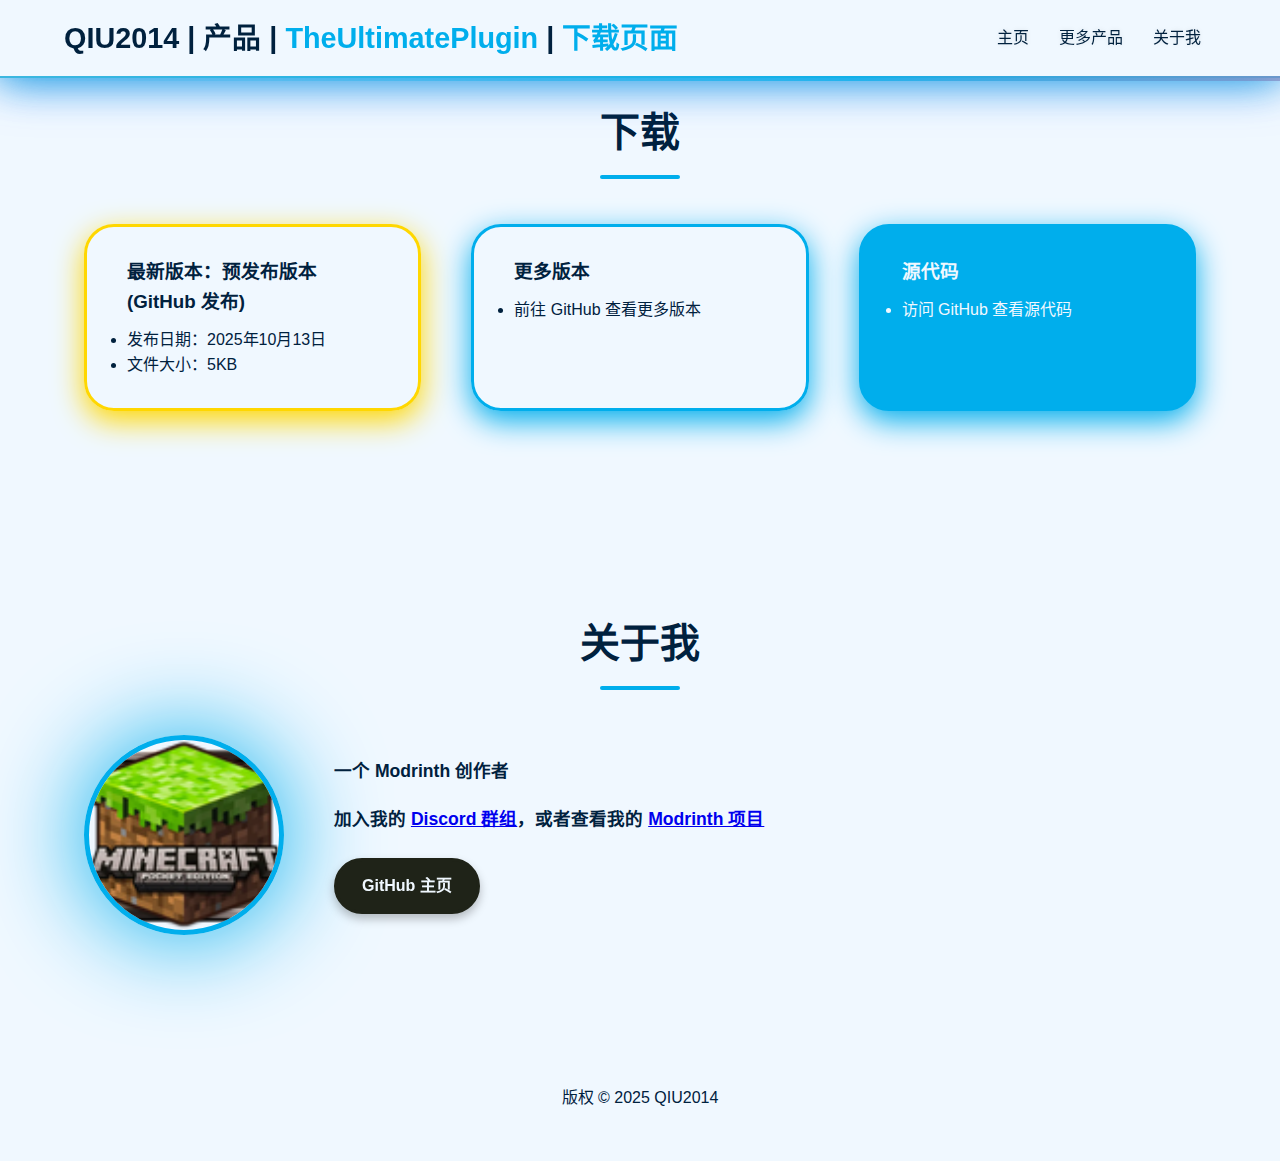
<file: zh-cn/products/TheUltimatePlugin/download/index.html>
<!DOCTYPE html>
<html lang="zh-CN">
<head>
    <meta charset="UTF-8">
    <meta name="viewport" content="width=device-width, initial-scale=1.0">
    <title>TheUltimatePlugin | 下载页面</title>
    <link rel="stylesheet" href="/css/style.css">
    <link rel="shortcut icon" href="/favicon.ico">
</head>
<body>
    <!-- 导航栏 -->
    <nav id="navbar">
        <div class="container">
            <a href="/zh-cn/products/TheUltimatePlugin/" title="点击返回" class="logo">QIU2014 | 产品 | <span>TheUltimatePlugin</span> | <span>下载页面</span></a>
            <ul>
                <li><a href="/zh-cn/">主页</a></li>
                <li><a href="/zh-cn/products">更多产品</a></li>
                <li><a href="#author">关于我</a></li>
            </ul>
        </div>
    </nav>

    <!-- 下载部分 -->
    <section id="download" class="section light-bg">
        <div class="container">
            <h2><b>下载</b></h2>
            <div class="product-intros">
                <a href="https://github.com/QIU2014/TheUltimatePlugin/releases/download/pre-release/TheUltimatePlugin.jar" title="点击下载最新版本" class="product-intro golden">
                    <h3>最新版本：预发布版本 (GitHub 发布)</h3>
                    <ul>
                        <li>发布日期：2025年10月13日</li>
                        <li>文件大小：5KB</li>
                    </ul>
                </a>
                <a href="https://github.com/QIU2014/TheUltimatePlugin/releases" title="查看更多版本" class="product-intro" target="_blank">
                    <h3>更多版本</h3>
                    <ul>
                        <li>前往 GitHub 查看更多版本</li>
                    </ul>
                </a>
                <a href="https://github.com/QIU2014/TheUltimatePlugin" title="点击查看源代码" class="product-intro blue" target="_blank">
                    <h3>源代码</h3>
                    <ul>
                        <li>访问 GitHub 查看源代码</li>
                    </ul>
                </a>
            </div>
        </div>
    </section>

    <!-- 关于我 -->
    <section id="about" class="section">
        <div class="container">
            <h2><b>关于我</b></h2>
            <div class="profile">
                <img src="/img/ProfilePicture/QIU2014.png" alt="头像" class="profile_img">
                <div class="bio">
                    <b>
                    <p>一个 Modrinth 创作者</p>
                    <p>加入我的 <a href="https://discord.gg/endFfhNQ">Discord 群组</a>，或者查看我的 <a href="https://modrinth.com/user/qiuerichanru">Modrinth 项目</a></p>
                    </b>
                    <div class="social-links">
                        <a href="https://github.com/QIU2014" target="_blank" class="btn github">GitHub 主页</a>
                    </div>
                </div>
            </div>
        </div>
    </section>

    <!-- 页脚 -->
    <footer>
        <div class="container">
            <p>版权 © 2025 QIU2014</p>
        </div>
    </footer>

    <script src="/js/script.js"></script>
</body>
</html>
</file>
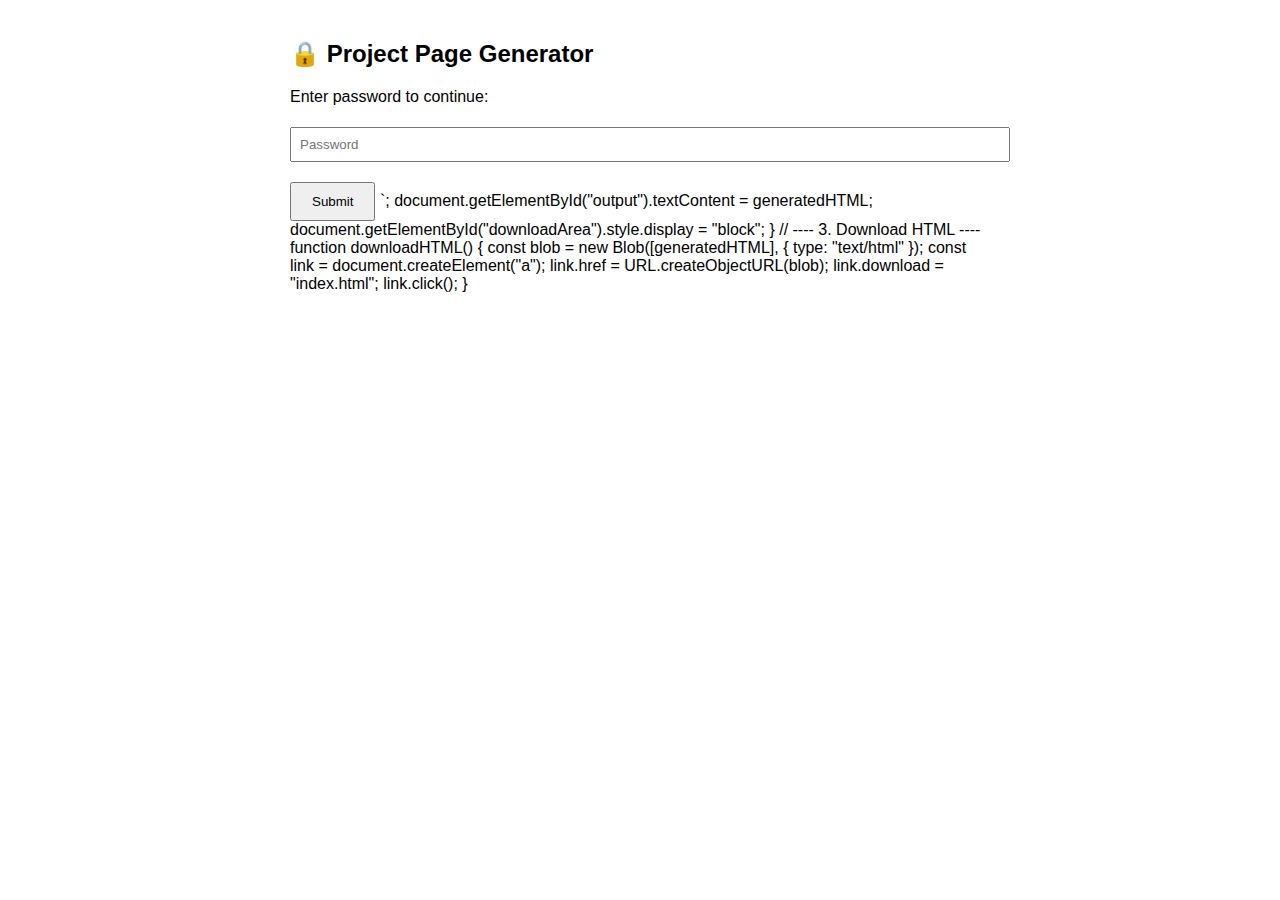
<file: non/e78b9a.html>
<!DOCTYPE html>
<html lang="en">
<head>
<meta charset="UTF-8">
<title>Project Page Generator</title>
<style>
    body { font-family: Arial, sans-serif; padding: 20px; max-width: 700px; margin: auto; }
    #form-area { display: none; margin-top: 20px; }
    label { display: block; margin-top: 15px; font-weight: bold; }
    input, textarea { width: 100%; padding: 8px; margin-top: 5px; }
    button { margin-top: 20px; padding: 10px 20px; cursor: pointer; }
    #output { margin-top: 30px; white-space: pre-wrap; background: #f7f7f7; padding: 15px; border: 1px solid #ccc; }
</style>
</head>
<body>

<h2>🔒 Project Page Generator</h2>
<p>Enter password to continue:</p>

<input type="password" id="pw" placeholder="Password">
<button onclick="checkPassword()">Submit</button>

<div id="form-area">
    <h2>Create New Project Page</h2>

    <label>Project Name</label>
    <input id="projName">

    <label>Short Description</label>
    <input id="shortDesc">

    <label>Download Link (GitHub release, Modrinth, etc.)</label>
    <input id="dlLink">

    <label>Banner Color (CSS class: gradient / light-bg / custom)</label>
    <input id="bannerStyle" placeholder="gradient">

    <label>Image URL (optional)</label>
    <input id="imageURL">

    <label>Author Notes</label>
    <textarea id="authorNotes" rows="4"></textarea>

    <button onclick="generatePage()">Generate Page</button>

    <div id="downloadArea" style="display:none;">
        <h3>Your page is ready!</h3>
        <button onclick="downloadHTML()">Download .html</button>
    </div>

    <h3>Generated HTML Preview:</h3>
    <pre id="output"></pre>
</div>

<script>
// ---- 1. Password protection ----
const PASSWORD = "REPLACE_THIS_WITH_YOUR_PASSWORD"; // <--- SET PASSWORD HERE

function checkPassword() {
    let input = document.getElementById("pw").value;
    if (input === PASSWORD) {
        // Password correct, show form
        document.getElementById("form-area").style.display = "block";
    } else {
        // Incorrect password
        alert("Incorrect password! Please try again.");
    }
}

// ---- 2. Generate page HTML ----
let generatedHTML = "";

function generatePage() {
    const name = document.getElementById("projName").value;
    const desc = document.getElementById("shortDesc").value;
    const dl = document.getElementById("dlLink").value;
    const style = document.getElementById("bannerStyle").value || "gradient";
    const img = document.getElementById("imageURL").value;
    const notes = document.getElementById("authorNotes").value;

    generatedHTML =
`<!DOCTYPE html>
<html lang="en">
<head>
<meta charset="UTF-8">
<title>${name}</title>
<link rel="stylesheet" href="/css/style.css">
<link rel="shortcut icon" href="/favicon.ico">
</head>
<body>

<nav id="navbar">
  <div class="container">
      <a href="/" class="logo">QIU2014 | Project | <span>${name}</span></a>
      <ul>
          <li><a href="/">Main page</a></li>
          <li><a href="/products">More products</a></li>
          <li><a href="#author">About me</a></li>
      </ul>
  </div>
</nav>

<header class="banner ${style}">
  <div class="container">
      <h1><b>${name}</b></h1>
      <p>${desc}</p>
      <a href="${dl}" class="btn">Download</a>
  </div>
</header>

<section id="details" class="section light-bg">
  <div class="container">
      <h2><b>Project Info</b></h2>
      <p>${notes}</p>
      ${img ? `<img src="${img}" alt="preview" class="intro_img">` : ""}
  </div>
</section>

<section id="author" class="section">
  <div class="container">
      <h2><b>About Me</b></h2>
      <p>A modrinth creator</p>
      <p>Join my <a href="https://discord.gg/endFfhNQ">Discord group</a> or view more at <a href="https://modrinth.com/user/qiuerichanru">Modrinth</a>.</p>
  </div>
</section>

<footer>
  <div class="container">
      <p>Copyright © 2025 QIU2014</p>
  </div>
</footer>

<script src="/js/script.js"></script>

</body>
</html>`;

    document.getElementById("output").textContent = generatedHTML;
    document.getElementById("downloadArea").style.display = "block";
}

// ---- 3. Download HTML ----
function downloadHTML() {
    const blob = new Blob([generatedHTML], { type: "text/html" });
    const link = document.createElement("a");
    link.href = URL.createObjectURL(blob);
    link.download = "index.html";
    link.click();
}
</script>

</body>
</html>
</file>
<file: css/style.css>
/* 基础样式重置 */
* {
    margin: 0;
    padding: 0;
    box-sizing: border-box;
    transition: all 0.5s ease;
}

:root {
    color-scheme: light dark; /* 支持暗色模式  */
    --blue-color: #00aeec; /* B站主题蓝 */
    --pink-color: #ff6699; /* B站主题粉 */
    --golden-color: #ffd700;
    --dark-color: #00213e;
    --light-color: #F0F8FF; /* 背景颜色 */
}
/* 暗色模式下的:root */
@media (prefers-color-scheme: dark) {
    :root {
        color-scheme: light dark; /* 支持暗色模式  */
        --blue-color: #00aeec;
        --pink-color: #ff6699;
        --golden-color: #dfbc00; /* 防止原来的金色在暗色模式下过于刺眼 */
        --dark-color: #F0F8FF;
        --light-color: #00213e;
    }
}


body {
    font-family: 'Segoe UI', Tahoma, Geneva, Verdana, sans-serif;
    line-height: 1.6;
    color: var(--dark-color);
    background: var(--light-color);
    animation: blurToClear 1s ease-in-out;
    -webkit-animation: blurToClear 1s ease-in-out;
}
@keyframes blurToClear {
    0% {
        filter: blur(10px);
        -webkit-filter: blur(10px);
        opacity: 0;
    }
    25% {
        opacity: 1;
    }
    100% {
        filter: blur(0);
        -webkit-filter: blur(0);
    }
}





/* 导航样式 */
#navbar {
    background-color: var(--light-color);
    backdrop-filter: blur(10px); /* 毛玻璃模糊效果  */
    -webkit-backdrop-filter: blur(10px); /* 兼容Safari */
    position: fixed;
    width: 100%;
    top: 0;
    z-index: 1000;
    box-shadow: 0 0 15px rgba(0, 161, 214, 0.5); /* 基础发光效果  */
    border-bottom: 2px solid rgba(0, 161, 214, 0.75); /* 发光底部边框 */
    transition: all 0.5s ease; /* 平滑过渡效果 */
}
/* 导航栏发光动画 */
#navbar:hover {
    backdrop-filter: blur(15px); /* 毛玻璃模糊效果加强  */
    box-shadow: 
        0 0 40px rgba(0, 161, 214, 0.8), /* 主发光层 */
        0 0 50px rgba(0, 100, 255, 0.6); /* 二次光晕层  */
}
/* 底部流动光效 */
#navbar::before {
    content: '';
    position: absolute;
    bottom: -5px;
    left: 0;
    width: 100%;
    height: 5px;
    background: linear-gradient(
        90deg,
        transparent,
        var(--blue-color),
        var(--pink-color),
        transparent
    );
    background-size: 200% auto;
    animation: lightFlow 3s linear infinite; /* 流动光效  */
    -webkit-animation: lightFlow 3s linear infinite;
    opacity: 0.7;
    z-index: 1001;
}
/* 流动光效动画 */
@keyframes lightFlow {
    0% {
        background-position: 0% 50%;
    }
    100% {
        background-position: 200% 50%;
    }
}
#navbar .container {
    display: flex;
    justify-content: space-between;
    align-items: center;
    padding: 15px 0;
}
.logo {
    text-align: center;
    font-size: 1.8rem;
    font-weight: bold;
    text-decoration: none;
    color: var(--dark-color);
}
.logo span {
    color: var(--blue-color);
}
#navbar ul {
    display: flex;
    list-style: none;
}
/* 导航链接发光特效 */
#navbar ul li a {
    text-decoration: none;
    color: var(--dark-color);
    padding: 10px 15px;
    transition: all 0.3s;
    text-shadow: 0 0 5px rgba(0, 0, 0, 0.1); /* 文字微光效果  */
    position: relative;
}
#navbar ul li a::after {
    content: '';
    position: absolute;
    bottom: 0;
    left: 50%;
    width: 0;
    height: 2px;
    background: linear-gradient(90deg, transparent, var(--blue-color), transparent);
    transition: all 0.3s;
    transform: translateX(-50%);
}
#navbar ul li a:hover {
    color: var(--blue-color);
    text-shadow: 0 0 10px rgba(0, 161, 214, 0.8); /* 悬停增强发光  */
}
#navbar ul li a:hover::after {
    width: 80%; /* 底部流动光效  */
}
.select_btn {
    border: none;
    background: none;
    text-decoration: none;
    color: var(--dark-color);
    padding: 10px 15px;
    transition: all 0.3s;
    text-shadow: 0 0 5px rgba(0, 0, 0, 0.1); /* 文字微光效果  */
    position: relative;
}
.select_btn::after {
    content: '';
    position: absolute;
    bottom: 0;
    left: 50%;
    width: 0;
    height: 2px;
    background: linear-gradient(90deg, transparent, var(--blue-color), transparent);
    transition: all 0.3s ease;
    transform: translateX(-50%);
}
.select_btn:hover {
    color: var(--blue-color);
    text-shadow: 0 0 10px rgba(0, 161, 214, 0.8); /* 悬停增强发光  */
}
.select_btn:hover::after {
    width: 125%; /* 底部流动光效  */
}
.selected {
    color: var(--blue-color);
    text-shadow: 0 0 10px rgba(0, 161, 214, 0.8); /* 悬停增强发光  */
}
.selected::after {
    width: 100%; /* 底部流动光效  */
}



.container {
    width: 90%;
    max-width: 1200px;
    margin: 0 auto;
    padding: 0 20px;
}





/* Banner样式 */
.banner {
    height: auto;
    min-height: calc(100vh + 50px);
    color: #F0F8FF;
    display: flex;
    align-items: center;
    text-align: center;
    border-bottom: rgba(240, 248, 255, 0.5) 2px solid;
    padding-top: 75px;
    padding-bottom: 50px;
    margin-bottom: 30px;
    border-bottom-left-radius: 50px;
    border-bottom-right-radius: 50px;
    box-shadow: rgba(0, 0, 0, 0.45) 0px 5px 25px;
}
.gradient {
    background: linear-gradient(135deg, #1a2a6c, #b21f1f, #1a2a6c);
    background-size: 400% 400%;
    animation: gradientBG 10s ease infinite;
    -webkit-animation: gradientBG 10s ease infinite;
}
@keyframes gradientBG {
    0% { background-position: 0% 0% }
    50% { background-position: 100% 100% }
    100% { background-position: 0% 0% }
}
.banner h1 {
    font-size: 3.5rem;
    margin-bottom: 20px;
    text-shadow: 2px 2px 5px rgba(0,0,0,0.5);
}
.banner p {
    font-size: 1.5rem;
    margin-bottom: 30px;
    text-shadow: 1px 1px 3px rgba(0,0,0,0.75);
}





/* 按钮样式 */
.btn {
    display: inline-block;
    background: var(--blue-color);
    backdrop-filter: blur(10px);
    -webkit-backdrop-filter: blur(10px);
    color: var(--light-color);
    padding: 12px 25px;
    border-radius: 30px;
    border: 3px solid var(--blue-color);
    text-decoration: none;
    font-weight: bold;
    text-align: center;
    box-shadow: rgba(0, 0, 0, 0.25) 0 5px 10px;
    transition: all 0.3s ease;
}
.btn:hover {
    background: none;
    padding: 12px 35px;
    color: var(--blue-color);
    box-shadow: var(--blue-color) 0 5px 20px;
    transform: translateY(-5px);
}
.btn:active {
    transform: translateY(0);
    box-shadow: var(--blue-color) 0 0px 0px;
}
.bilibili {
    background: var(--pink-color);
    border-color: var(--pink-color);
}
.bilibili:hover {
    color: var(--pink-color);
    box-shadow: var(--pink-color) 0 5px 20px;
}
.douyin {
    background: #fe2c55;
    border-color: #fe2c55;
}
.douyin:hover {
    color: #fe2c55;
    box-shadow: #fe2c55 0 5px 20px;
}
.xigua {
    background: #fb1b26;
    border-color: #fb1b26;
}
.xigua:hover {
    color: #fb1b26;
    box-shadow: #fb1b26 0 5px 20px;
}
.toutiao {
    background: #f04142;
    border-color: #f04142;
}
.toutiao:hover {
    color: #f04142;
    box-shadow: #f04142 0 5px 20px;
}
.kuaishou {
    background: #ff3d13;
    border-color: #ff3d13;
}
.kuaishou:hover {
    color: #ff3d13;
    box-shadow: #ff3d13 0 5px 20px;
}
.github {
    color: aliceblue;
    background: #1f2318;
    border-color: #1f2318;
}
.github:hover {
    color: #1f2318;
    box-shadow: #1f2318 0 5px 20px;
}





/* 图片样式 */
.profile_img {
    width: 80%;
    height: auto;
    max-width: 200px;
    border-radius: 50%;
    object-fit: cover;
    border: 5px solid var(--blue-color);
    box-shadow: 0 0 100px var(--blue-color);
    transition: all 0.5s ease;
}
.profile_img:hover {
    transform: translateY(-15px);
    box-shadow: 0 20px 200px var(--blue-color);
}
.product_img {
    width: 80%;
    height: auto;
    max-width: 200px;
    object-fit: cover;
    transition: all 0.5s ease;
}
.product_img:hover {
    transform: translateY(-15px);
}
.intro_img {
    margin-top: -20%;
    float: right;
    width: 50%;
    height: auto;
    border-radius: 15px;
    object-fit: cover;
    box-shadow: 0 10px 30px var(--blue-color);
    transition: all 0.5s ease;
}
.intro_img:hover {
    transform: translateY(-15px);
    box-shadow: 0 20px 100px var(--blue-color);
}
.intro_img#attribute {
    width: auto;
    height: 75vh;
}




/* 内容区块 */
.section {
    padding: 100px 0;
}
.section h2 {
    text-align: center;
    font-size: 2.5rem;
    margin-bottom: 60px;
    color: var(--dark-color);
    position: relative;
}
.section h2::after {
    content: '';
    position: absolute;
    bottom: -15px;
    left: 50%;
    transform: translateX(-50%);
    width: 80px;
    height: 4px;
    background: var(--blue-color);
    border-radius: 2px;
}
.light-bg {
    background-color: var(--light-color);
}





/* 个人简介 */
.profile {
    display: flex;
    align-items: center;
    gap: 50px;
    flex-wrap: wrap;
}
.bio {
    flex: 1;
}
.bio p {
    margin-bottom: 20px;
    font-size: 1.1rem;
}
/* 社交链接 */
.social-links {
    display: flex;
    gap: 15px;
    flex-wrap: wrap;
    margin-top: 25px;
}





/* 作品网格 */
.projects-grid {
    display: grid;
    grid-template-columns: repeat(auto-fit, minmax(300px, 1fr));
    gap: 30px;
}
.project-card {
    text-decoration: none;
    background: var(--light-color);
    border-radius: 30px;
    overflow: hidden;
    box-shadow: 0 5px 15px rgba(0,0,0,0.1);
    transition: all 0.5s ease;
}
.project-card:hover {
    padding: 5px 10px;
    box-shadow: 0 10px 25px var(--blue-color);
    transform: translateY(-10px);
}
.project-card img {
    width: 100%;
    height: auto;
    object-fit: cover;
}
.project-card h3 {
    padding: 20px 20px 10px;
    color: var(--dark-color);
}
.project-card p {
    padding: 0 20px 20px;
    color: var(--dark-color);
}
/* 联系表单 */
#contact-form {
    max-width: 600px;
    margin: 0 auto;
    display: grid;
    gap: 20px;
}
#contact-form input,
#contact-form textarea {
    width: 100%;
    padding: 15px;
    border: 1px solid #ddd;
    border-radius: 5px;
    font-size: 1rem;
}
#contact-form textarea {
    resize: vertical;
    min-height: 150px;
}





/* 产品介绍样式 */
.product-intros {
    display: flex;
    gap: 50px;
    flex-wrap: wrap;
    margin-top: 25px;
}
.product-introarea {
    margin-top: 200px;
    flex: 1;
    min-width: 300px;
}
.product-introarea p {
    width: 50%;
    font-size: 2rem;
}
.product-introarea h3 {
    width: 50%;
    font-size: 3rem;
    margin-bottom: 10px;
    color: var(--dark-color);
}
.product-intro {
    overflow: hidden;
    text-decoration: none;
    color: var(--dark-color);
    flex: 1;
    min-width: 300px;
    border: 3px solid var(--blue-color);
    border-radius: 30px;
    padding: 10px 20px 10px;
    box-shadow: 0 10px 30px var(--blue-color);
    transition: all 0.4s ease;
}
.product-intro:hover {
    background: var(--blue-color); 
    color: var(--light-color);
    box-shadow: 0 20px 100px var(--blue-color);
    padding: 10px 50px 30px;
    transform: translateY(-10px);
}
.product-intro h3 {
    padding: 20px 20px 10px;
}
.product-intro p {
    padding: 0 20px 20px;
}
.product-intro ul {
    padding: 0 20px 20px;
}
.golden {
    border-color: var(--golden-color);
    box-shadow: 0 10px 30px var(--golden-color);
}
.golden:hover {
    color: var(--dark-color);
    box-shadow: 0 20px 100px var(--golden-color);
    background: var(--golden-color);
}
.yellowgreen {
    border-color: yellowgreen;
    box-shadow: 0 10px 30px yellowgreen;
}
.yellowgreen:hover {
    color: var(--dark-color);
    box-shadow: 0 20px 100px yellowgreen;
    background: yellowgreen;
}
.blue {
    color: var(--light-color);
    background: var(--blue-color);
    box-shadow: 0 10px 30px var(--blue-color);
}
.blue:hover {
    color: var(--dark-color);
    box-shadow: 0 20px 100px var(--blue-color);
    background: none;
}
.no_more_color {
    border: none;
}
.no_more_color:hover {
    background: none;
    color: var(--dark-color);
}





/* 页脚样式 */
footer {
    color: var(--dark-color);
    text-align: center;
    padding: 40px 0;
}

footer p {
    margin: 10px 0;
}



/* 响应式设计 */
@media (max-width: 768px) {
    #navbar {
        backdrop-filter: blur(10px);
        -webkit-backdrop-filter: blur(10px);
    }
    .banner {
        margin-top: 20%;
    }
    .banner h1 {
        font-size: 2.5rem;
    }
    
    .banner p {
        font-size: 1.2rem;
    }
    
    .profile {
        flex-direction: column;
        text-align: center;
    }
    
    .profile img {
        margin: 0 auto;
    }
    
    #navbar .container {
        flex-direction: column;
    }
    
    #navbar ul {
        margin-top: 15px;
    }
    .product-intros {
        display: flex;
        flex-direction: column;
    }
    
    .intro_img {
        margin-top: 0;
        float: none;
        width: 100%;
        height: auto;
    }

    .intro_img#attribute {
        width: 100%;
        height: auto;
    }

    .product-introarea p{
        width: 100%;
    }
    .product-introarea h3{
        width: 100%;
    }

    .product-introarea {
        text-align: center;
        margin-top: 10%;
    }
}
</file>
